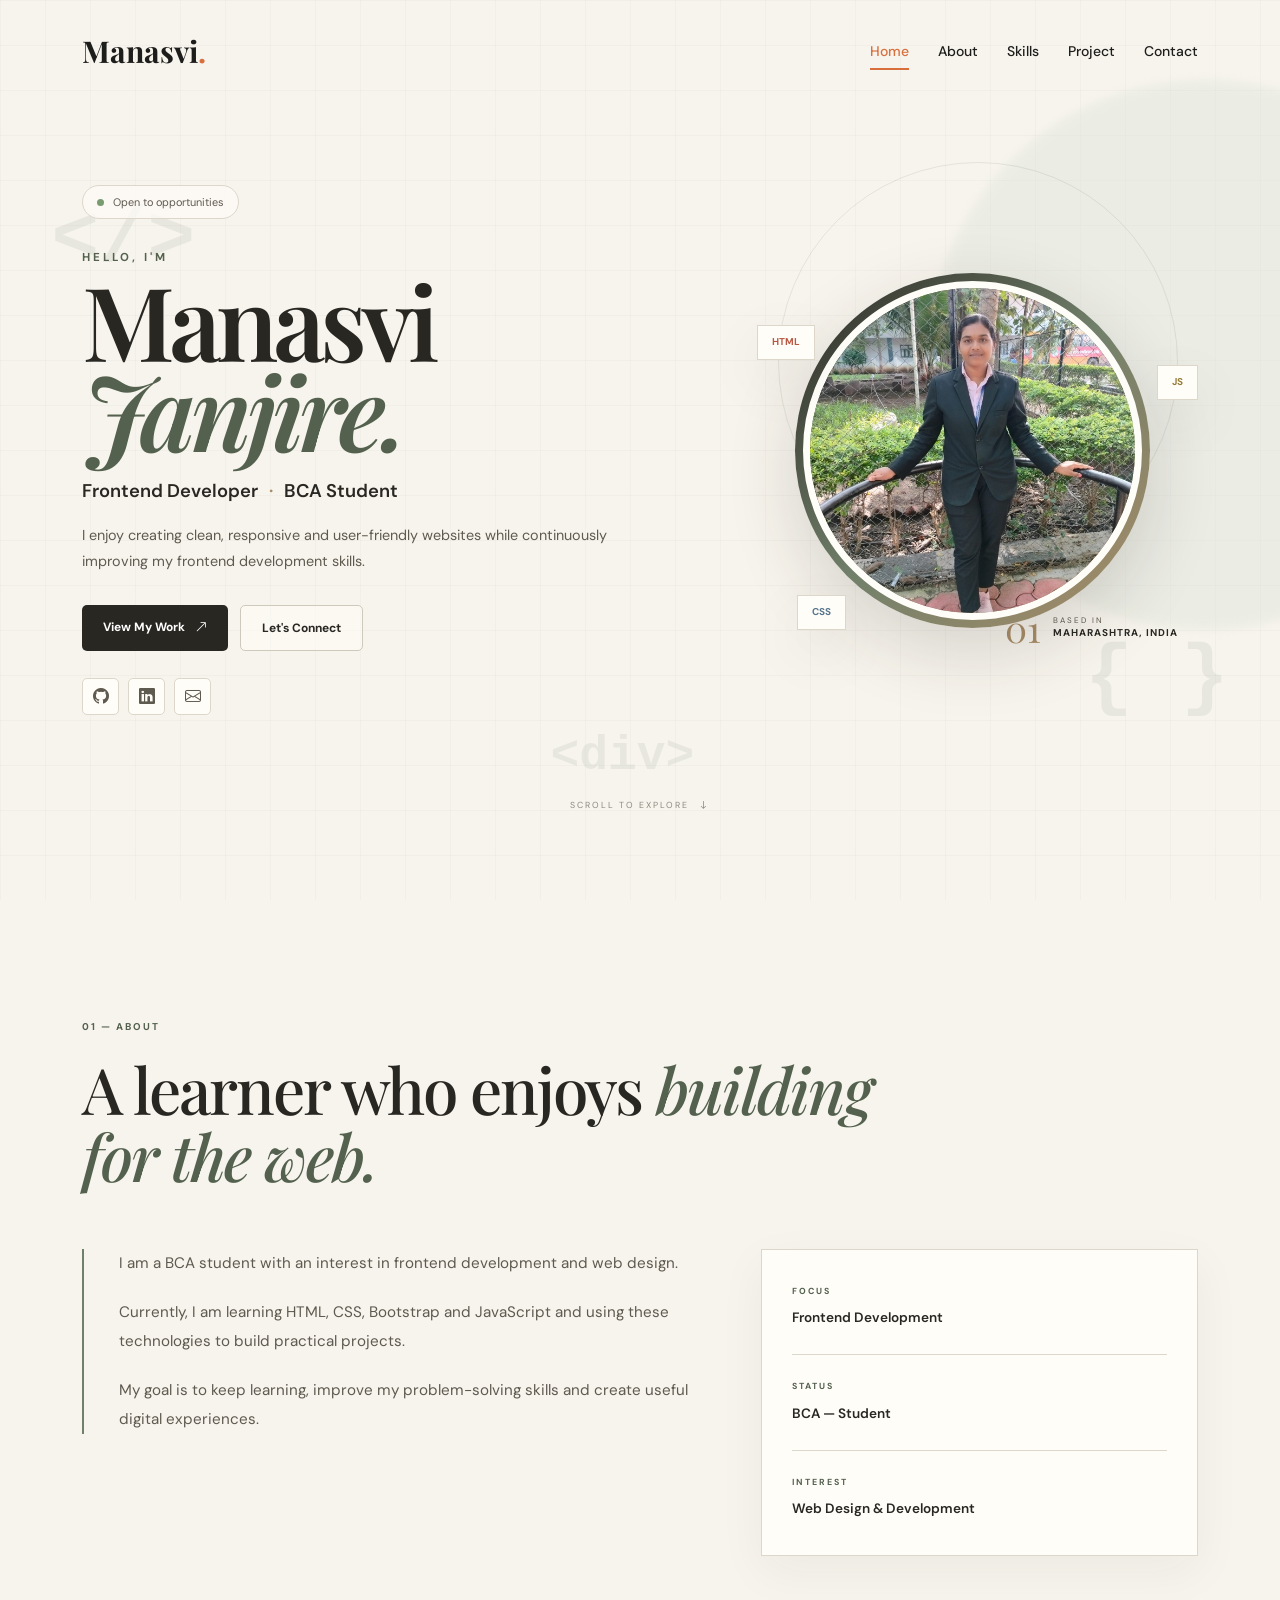
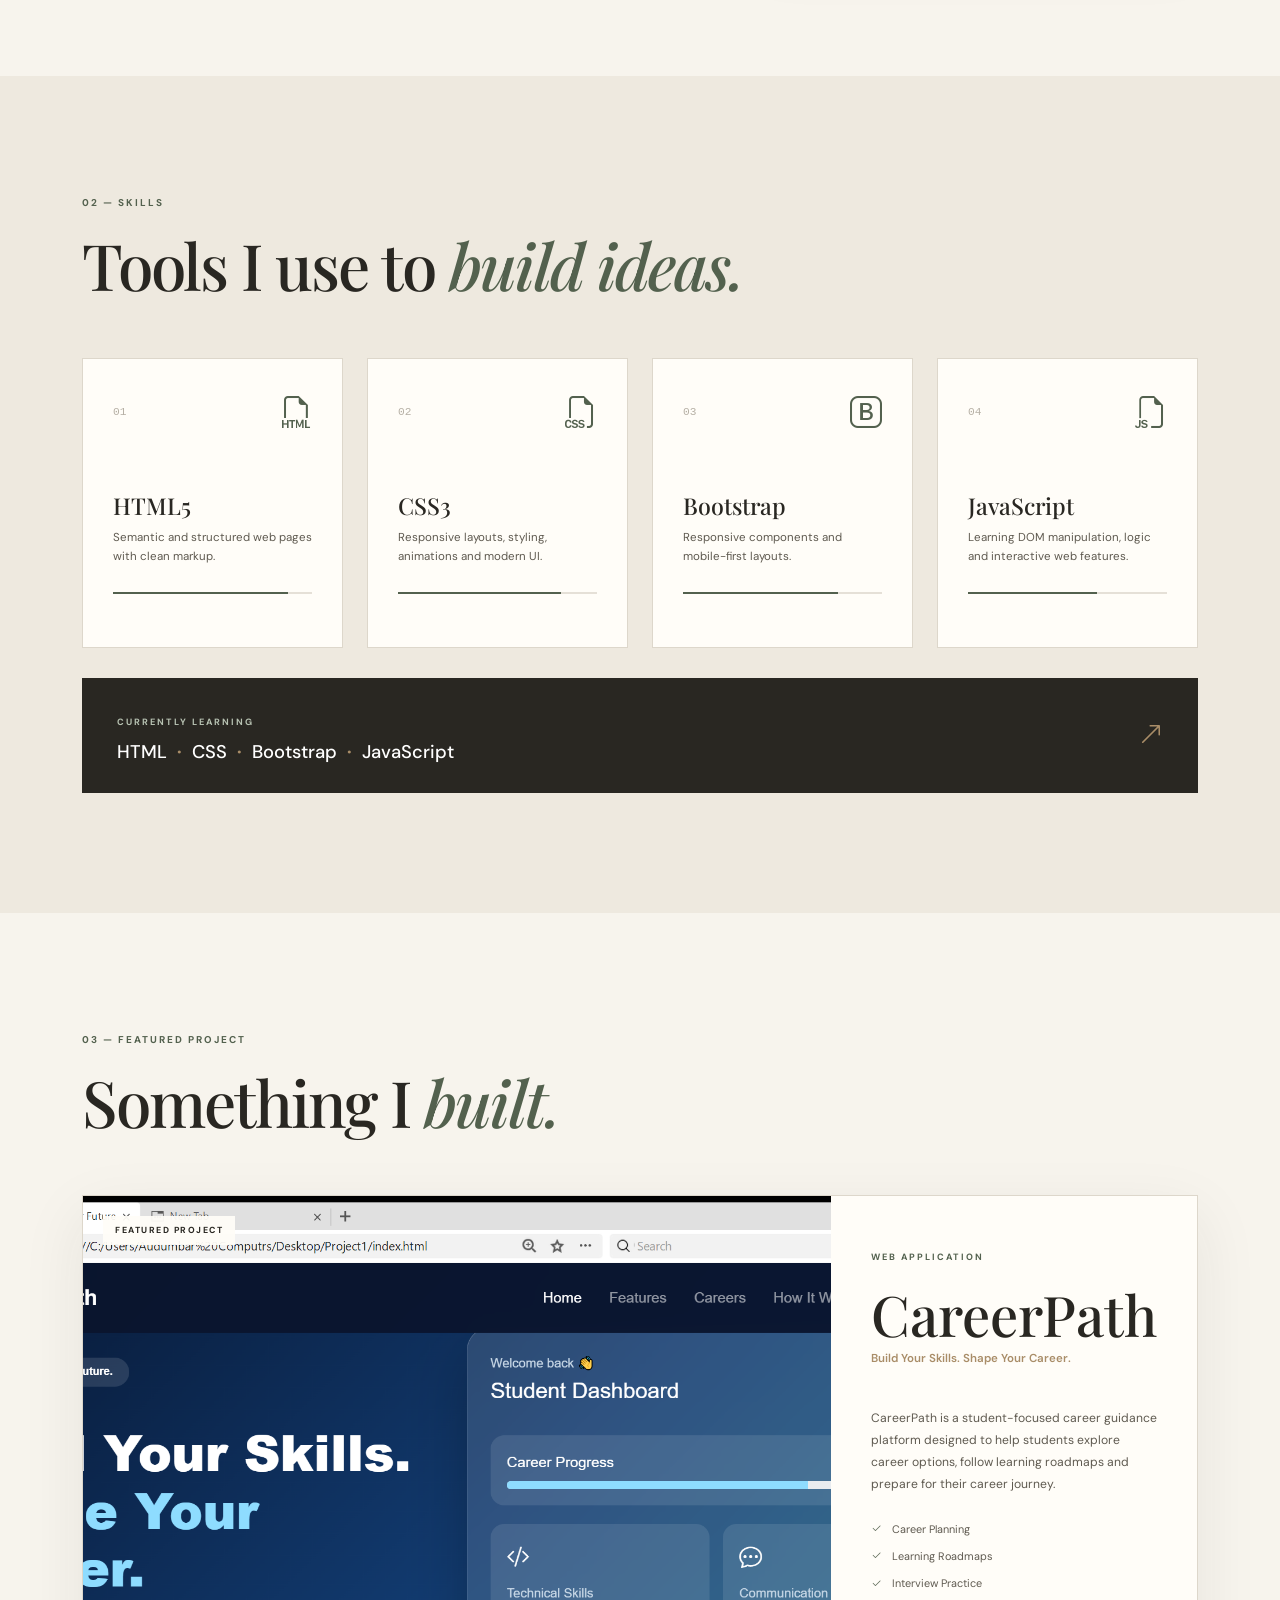
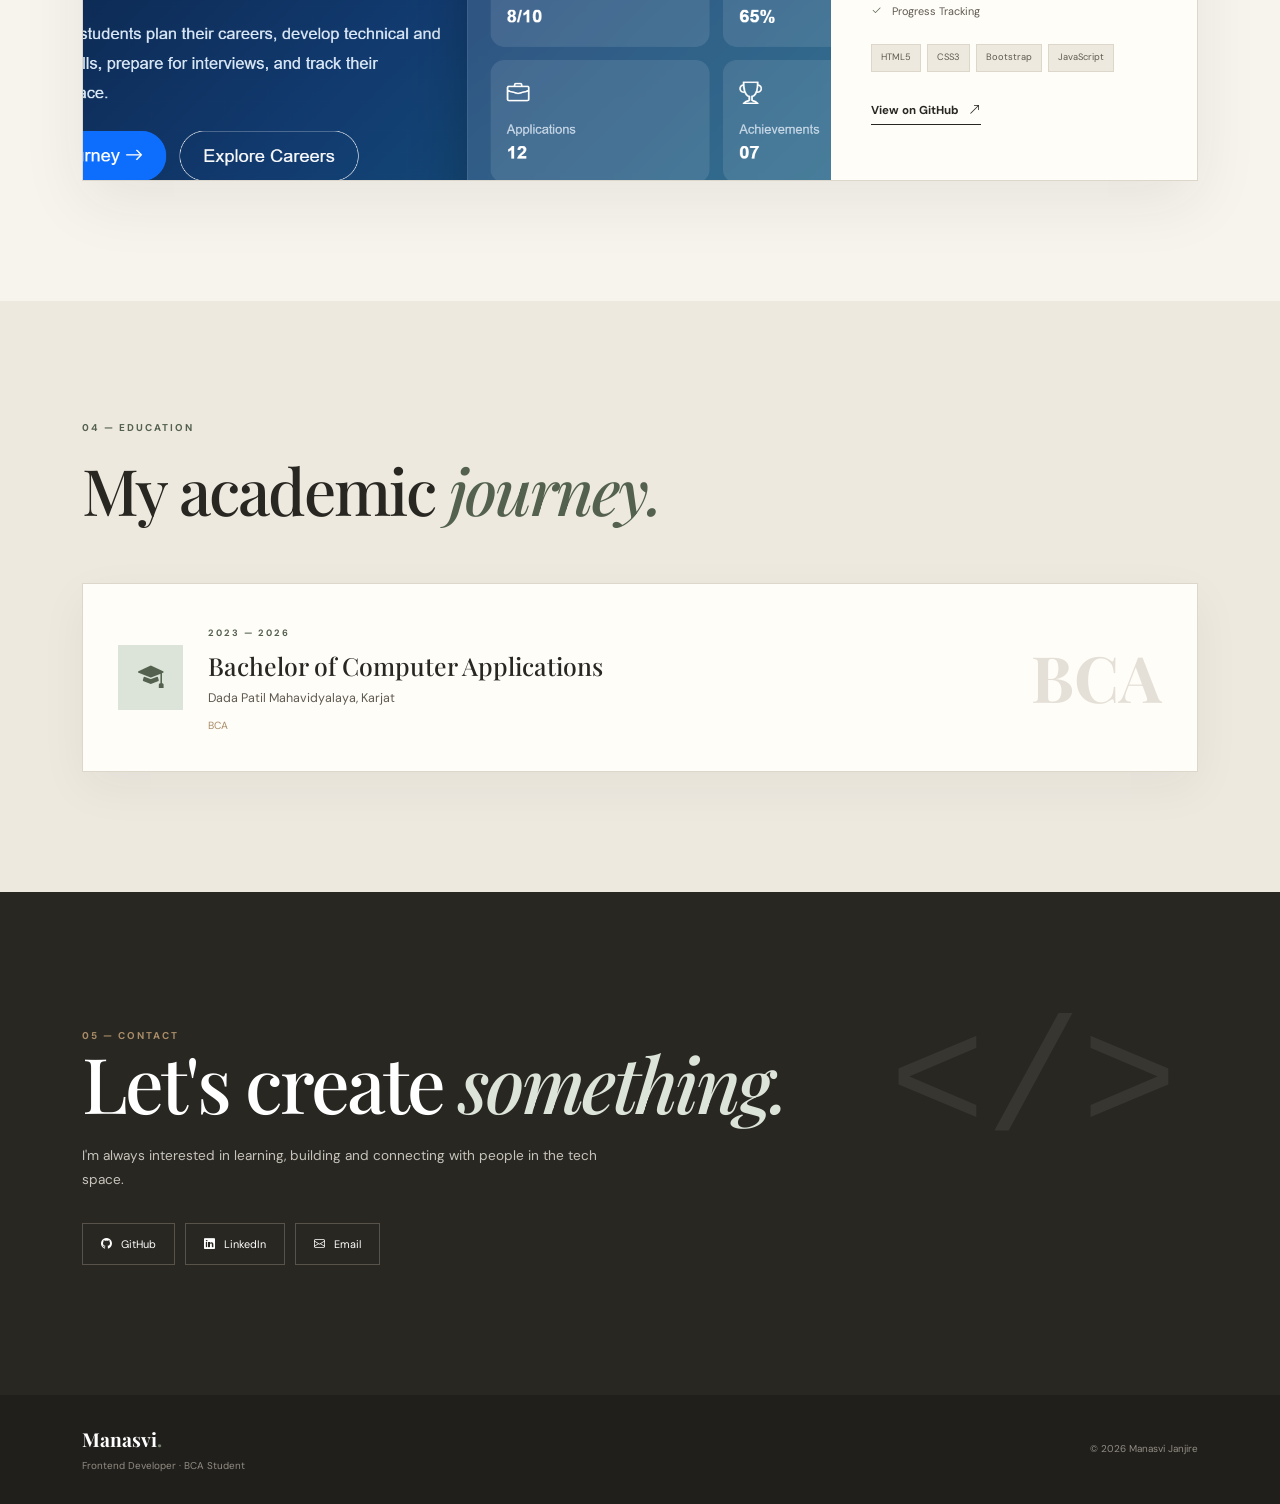
<file: index.html>
<!DOCTYPE html>
<html lang="en">

<head>
    <meta charset="UTF-8">
    <meta name="viewport" content="width=device-width, initial-scale=1.0">

    <title>Manasvi Janjire | Frontend Developer</title>

    <!-- Google Fonts -->
    <link rel="preconnect" href="https://fonts.googleapis.com">
    <link rel="preconnect" href="https://fonts.gstatic.com" crossorigin>

    <link href="https://fonts.googleapis.com/css2?family=DM+Sans:wght@400;500;600;700&family=Playfair+Display:wght@500;600;700&display=swap"
          rel="stylesheet">

    <!-- Bootstrap -->
    <link href="https://cdn.jsdelivr.net/npm/bootstrap@5.3.3/dist/css/bootstrap.min.css"
          rel="stylesheet">

    <!-- Bootstrap Icons -->
    <link rel="stylesheet"
          href="https://cdn.jsdelivr.net/npm/bootstrap-icons@1.11.3/font/bootstrap-icons.min.css">

    <!-- Custom CSS -->
    <link rel="stylesheet" href="css/index.css">
</head>

<body>

<!-- =====================================================
                        NAVBAR
===================================================== -->

<nav class="navbar navbar-expand-lg fixed-top" id="navbar">

    <div class="container">

        <a class="navbar-brand" href="#home">
            Manasvi<span>.</span>
        </a>

        <button class="navbar-toggler"
                type="button"
                data-bs-toggle="collapse"
                data-bs-target="#mainNav">

            <i class="bi bi-list"></i>

        </button>

        <div class="collapse navbar-collapse" id="mainNav">

            <ul class="navbar-nav ms-auto align-items-lg-center">

                <li class="nav-item">
                    <a class="nav-link active" href="#home">Home</a>
                </li>

                <li class="nav-item">
                    <a class="nav-link" href="about.html">About</a>
                </li>

                <li class="nav-item">
                    <a class="nav-link" href="skills.html">Skills</a>
                </li>

                <li class="nav-item">
                    <a class="nav-link" href="project.html">Project</a>
                </li>

                <li class="nav-item">
                    <a class="nav-link" href="contact.html">Contact</a>
                </li>
            </ul>

        </div>

    </div>

</nav>


<!-- =====================================================
                        HERO
===================================================== -->

<section class="hero" id="home">

    <!-- Background decoration -->

    <div class="code-decoration code-one">
        &lt;/&gt;
    </div>

    <div class="code-decoration code-two">
        { }
    </div>

    <div class="code-decoration code-three">
        &lt;div&gt;
    </div>

    <div class="hero-circle"></div>

    <div class="container">

        <div class="row align-items-center">

            <!-- LEFT -->

            <div class="col-lg-7">

                <div class="hero-content reveal">

                    <div class="available">
                        <span></span>
                        Open to opportunities
                    </div>

                    <p class="intro-label">
                        HELLO, I'M
                    </p>

                    <h1>
                        Manasvi
                        <br>
                        <em>Janjire.</em>
                    </h1>

                    <h2>
                        Frontend Developer
                        <span>·</span>
                        BCA Student
                    </h2>

                    <p class="hero-description">
                        I enjoy creating clean, responsive and
                        user-friendly websites while continuously
                        improving my frontend development skills.
                    </p>

                    <div class="hero-buttons">

                        <a href="#project" class="btn-primary-custom">
                            View My Work
                            <i class="bi bi-arrow-up-right"></i>
                        </a>

                        <a href="#contact" class="btn-outline-custom">
                            Let's Connect
                        </a>

                    </div>

                    <div class="social-links">

                        <!-- Replace # with your links -->

                        <a href="#" aria-label="GitHub">
                            <i class="bi bi-github"></i>
                        </a>

                        <a href="#" aria-label="LinkedIn">
                            <i class="bi bi-linkedin"></i>
                        </a>

                        <a href="#" aria-label="Email">
                            <i class="bi bi-envelope"></i>
                        </a>

                    </div>

                </div>

            </div>


            <!-- RIGHT -->

            <div class="col-lg-5">

                <div class="profile-area reveal">

                    <div class="profile-ring">

                        <!-- Add your photo here -->
                        <img src="myimg.jpeg"
                             alt="Manasvi Janjire"
                             class="profile-photo">

                    </div>

                    <div class="profile-caption">

                        <span>01</span>

                        <div>
                            <small>BASED IN</small>
                            <strong>MAHARASHTRA, INDIA</strong>
                        </div>

                    </div>

                    <div class="floating-tech html-tech">
                        HTML
                    </div>

                    <div class="floating-tech js-tech">
                        JS
                    </div>

                    <div class="floating-tech css-tech">
                        CSS
                    </div>

                </div>

            </div>

        </div>

    </div>

    <div class="scroll-text">
        SCROLL TO EXPLORE
        <i class="bi bi-arrow-down"></i>
    </div>

</section>


<!-- =====================================================
                        ABOUT
===================================================== -->

<section class="about-section" id="about">

    <div class="container">

        <div class="section-heading reveal">

            <div class="section-number">
                01 — ABOUT
            </div>

            <h2>
                A learner who enjoys
                <span>building for the web.</span>
            </h2>

        </div>

        <div class="row g-5 align-items-start">

            <div class="col-lg-7 reveal">

                <div class="about-main">

                    <p>
                        I am a BCA student with an interest in
                        frontend development and web design.
                    </p>

                    <p>
                        Currently, I am learning HTML, CSS,
                        Bootstrap and JavaScript and using these
                        technologies to build practical projects.
                    </p>

                    <p>
                        My goal is to keep learning, improve my
                        problem-solving skills and create useful
                        digital experiences.
                    </p>

                </div>

            </div>

            <div class="col-lg-5 reveal">

                <div class="about-side">

                    <div class="mini-info">

                        <span>FOCUS</span>

                        <strong>
                            Frontend Development
                        </strong>

                    </div>

                    <div class="mini-info">

                        <span>STATUS</span>

                        <strong>
                            BCA — Student
                        </strong>

                    </div>

                    <div class="mini-info">

                        <span>INTEREST</span>

                        <strong>
                            Web Design & Development
                        </strong>

                    </div>

                </div>

            </div>

        </div>

    </div>

</section>


<!-- =====================================================
                        SKILLS
===================================================== -->

<section class="skills-section" id="skills">

    <div class="container">

        <div class="section-heading reveal">

            <div class="section-number">
                02 — SKILLS
            </div>

            <h2>
                Tools I use to
                <span>build ideas.</span>
            </h2>

        </div>


        <div class="row g-4">

            <!-- HTML -->

            <div class="col-md-6 col-lg-3 reveal">

                <div class="skill-card">

                    <div class="skill-top">

                        <span class="skill-number">
                            01
                        </span>

                        <i class="bi bi-filetype-html"></i>

                    </div>

                    <h3>HTML5</h3>

                    <p>
                        Semantic and structured web pages
                        with clean markup.
                    </p>

                    <div class="skill-line">
                        <span style="width: 88%;"></span>
                    </div>

                </div>

            </div>


            <!-- CSS -->

            <div class="col-md-6 col-lg-3 reveal">

                <div class="skill-card">

                    <div class="skill-top">

                        <span class="skill-number">
                            02
                        </span>

                        <i class="bi bi-filetype-css"></i>

                    </div>

                    <h3>CSS3</h3>

                    <p>
                        Responsive layouts, styling,
                        animations and modern UI.
                    </p>

                    <div class="skill-line">
                        <span style="width: 82%;"></span>
                    </div>

                </div>

            </div>


            <!-- BOOTSTRAP -->

            <div class="col-md-6 col-lg-3 reveal">

                <div class="skill-card">

                    <div class="skill-top">

                        <span class="skill-number">
                            03
                        </span>

                        <i class="bi bi-bootstrap"></i>

                    </div>

                    <h3>Bootstrap</h3>

                    <p>
                        Responsive components and
                        mobile-first layouts.
                    </p>

                    <div class="skill-line">
                        <span style="width: 78%;"></span>
                    </div>

                </div>

            </div>


            <!-- JAVASCRIPT -->

            <div class="col-md-6 col-lg-3 reveal">

                <div class="skill-card">

                    <div class="skill-top">

                        <span class="skill-number">
                            04
                        </span>

                        <i class="bi bi-filetype-js"></i>

                    </div>

                    <h3>JavaScript</h3>

                    <p>
                        Learning DOM manipulation,
                        logic and interactive web features.
                    </p>

                    <div class="skill-line">
                        <span style="width: 65%;"></span>
                    </div>

                </div>

            </div>

        </div>


        <!-- CURRENT LEARNING -->

        <div class="learning-box reveal">

            <div>
                <span>CURRENTLY LEARNING</span>

                <h3>
                    HTML
                    <b>·</b>
                    CSS
                    <b>·</b>
                    Bootstrap
                    <b>·</b>
                    JavaScript
                </h3>
            </div>

            <i class="bi bi-arrow-up-right"></i>

        </div>

    </div>

</section>


<!-- =====================================================
                    FEATURED PROJECT
===================================================== -->

<section class="project-section" id="project">

    <div class="container">

        <div class="section-heading project-heading reveal">

            <div class="section-number">
                03 — FEATURED PROJECT
            </div>

            <h2>
                Something I
                <span>built.</span>
            </h2>

        </div>


        <div class="project-card reveal">

            <!-- PROJECT IMAGE -->

            <div class="project-preview">

                <!-- Add your CareerPath screenshot -->

                <img src="CareerPath _ Build Your Future - 360 Extreme Browser 22.3 02-10-2026 10_14_04.png"
                     alt="CareerPath Project">

                <div class="project-label">
                    FEATURED PROJECT
                </div>

            </div>


            <!-- PROJECT INFO -->

            <div class="project-info">

                <span class="project-category">
                    WEB APPLICATION
                </span>

                <h3>
                    CareerPath
                </h3>

                <p class="project-subtitle">
                    Build Your Skills. Shape Your Career.
                </p>

                <p class="project-description">
                    CareerPath is a student-focused career
                    guidance platform designed to help students
                    explore career options, follow learning
                    roadmaps and prepare for their career journey.
                </p>


                <div class="project-features">

                    <div>
                        <i class="bi bi-check2"></i>
                        Career Planning
                    </div>

                    <div>
                        <i class="bi bi-check2"></i>
                        Learning Roadmaps
                    </div>

                    <div>
                        <i class="bi bi-check2"></i>
                        Interview Practice
                    </div>

                    <div>
                        <i class="bi bi-check2"></i>
                        Progress Tracking
                    </div>

                </div>


                <div class="tech-stack">

                    <span>HTML5</span>
                    <span>CSS3</span>
                    <span>Bootstrap</span>
                    <span>JavaScript</span>

                </div>


                <!-- Replace # with GitHub repository URL -->

                <a href="#"
                   target="_blank"
                   class="github-button">

                    View on GitHub

                    <i class="bi bi-arrow-up-right"></i>

                </a>

            </div>

        </div>

    </div>

</section>


<!-- =====================================================
                    EDUCATION
===================================================== -->

<section class="education-section" id="education">

    <div class="container">

        <div class="section-heading reveal">

            <div class="section-number">
                04 — EDUCATION
            </div>

            <h2>
                My academic
                <span>journey.</span>
            </h2>

        </div>


        <div class="education-card reveal">

            <div class="education-icon">

                <i class="bi bi-mortarboard-fill"></i>

            </div>

            <div class="education-content">

                <span>2023 — 2026</span>

                <h3>Bachelor of Computer Applications</h3>

                <p>
                    Dada Patil Mahavidyalaya, Karjat
                </p>

                <small>
                    BCA
                </small>

            </div>

            <div class="education-mark">
                BCA
            </div>

        </div>

    </div>

</section>


<!-- =====================================================
                    CONTACT
===================================================== -->

<section class="contact-section" id="contact">

    <div class="contact-decoration">
        <span>&lt;/&gt;</span>
    </div>

    <div class="container">

        <div class="contact-content reveal">

            <span class="section-number">
                05 — CONTACT
            </span>

            <h2>
                Let's create
                <em>something.</em>
            </h2>

            <p>
                I'm always interested in learning, building
                and connecting with people in the tech space.
            </p>


            <div class="contact-buttons">

                <!-- Replace # with your actual links -->

                <a href="https://manasvijanjire.github.io/CareerPath/" class="contact-btn">
                    <i class="bi bi-github"></i>
                    GitHub
                </a>

                <a href="https://www.linkedin.com/in/manasvi-janjire-925442356?utm_source=share_via&utm_content=profile&utm_medium=member_android" class="contact-btn">
                    <i class="bi bi-linkedin"></i>
                    LinkedIn
                </a>

                <a href="mailto:janjiremanasvi@gmail.com"
                   class="contact-btn">
                    <i class="bi bi-envelope"></i>
                    Email
                </a>

            </div>

        </div>

    </div>

</section>


<!-- =====================================================
                        FOOTER
===================================================== -->

<footer>

    <div class="container">

        <div class="footer-content">

            <div>

                <a href="#home" class="footer-logo">
                    Manasvi<span>.</span>
                </a>

                <p>
                    Frontend Developer · BCA Student
                </p>

            </div>

            <p class="copyright">
                © 2026 Manasvi Janjire
            </p>

        </div>

    </div>

</footer>


<!-- Bootstrap JS -->

<script src="https://cdn.jsdelivr.net/npm/bootstrap@5.3.3/dist/js/bootstrap.bundle.min.js"></script>


<!-- Custom JS -->

<script>

    /* Navbar background on scroll */

    const navbar = document.getElementById("navbar");

    window.addEventListener("scroll", function () {

        if (window.scrollY > 40) {

            navbar.classList.add("scrolled");

        } else {

            navbar.classList.remove("scrolled");

        }

    });


    /* Reveal animation */

    const observer = new IntersectionObserver(
        (entries) => {

            entries.forEach((entry) => {

                if (entry.isIntersecting) {

                    entry.target.classList.add("show");

                }

            });

        },
        {
            threshold: 0.12
        }
    );


    document.querySelectorAll(".reveal").forEach((element) => {

        observer.observe(element);

    });


    /* Active navbar link */

    const sections = document.querySelectorAll("section[id]");
    const navLinks = document.querySelectorAll(".nav-link");

    window.addEventListener("scroll", () => {

        let current = "";

        sections.forEach((section) => {

            const sectionTop = section.offsetTop - 150;

            if (window.scrollY >= sectionTop) {

                current = section.getAttribute("id");

            }

        });

        navLinks.forEach((link) => {

            link.classList.remove("active");

            if (link.getAttribute("href") === "#" + current) {

                link.classList.add("active");

            }

        });

    });

</script>

</body>
</html>
</file>
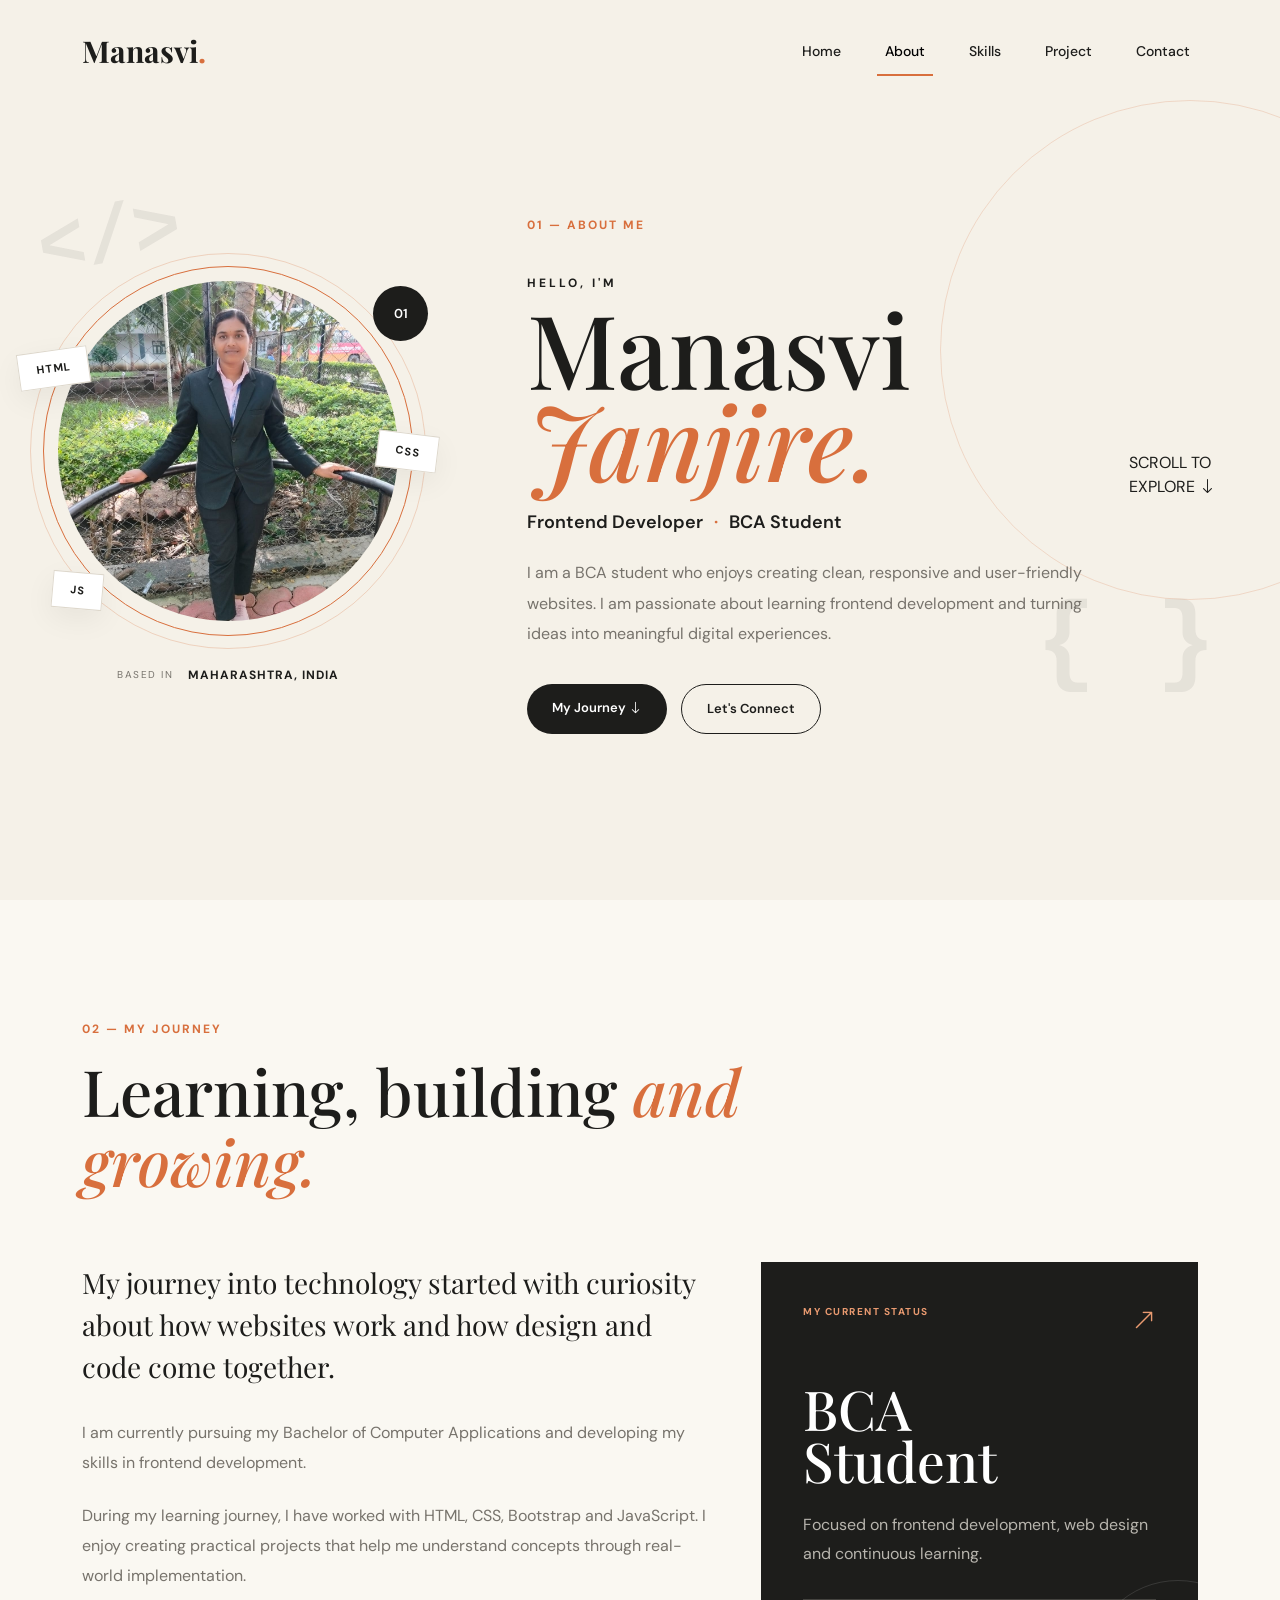
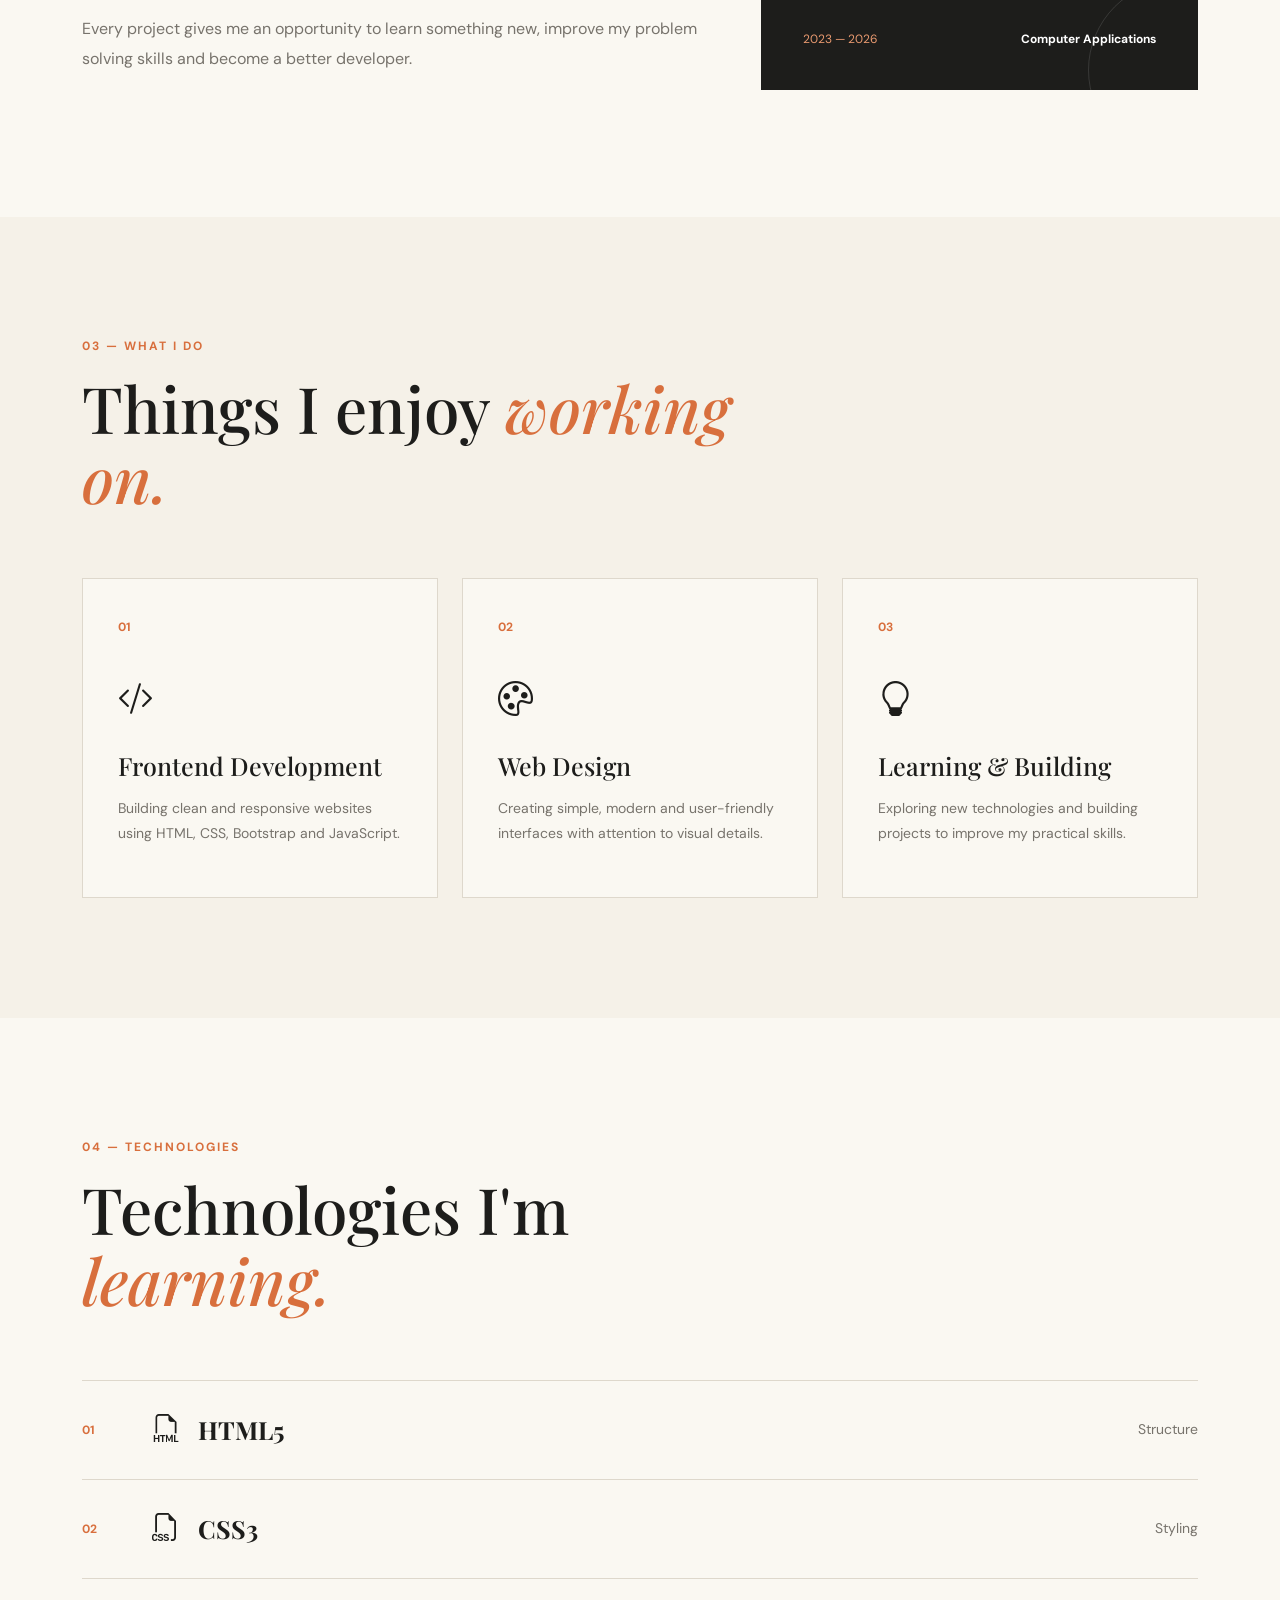
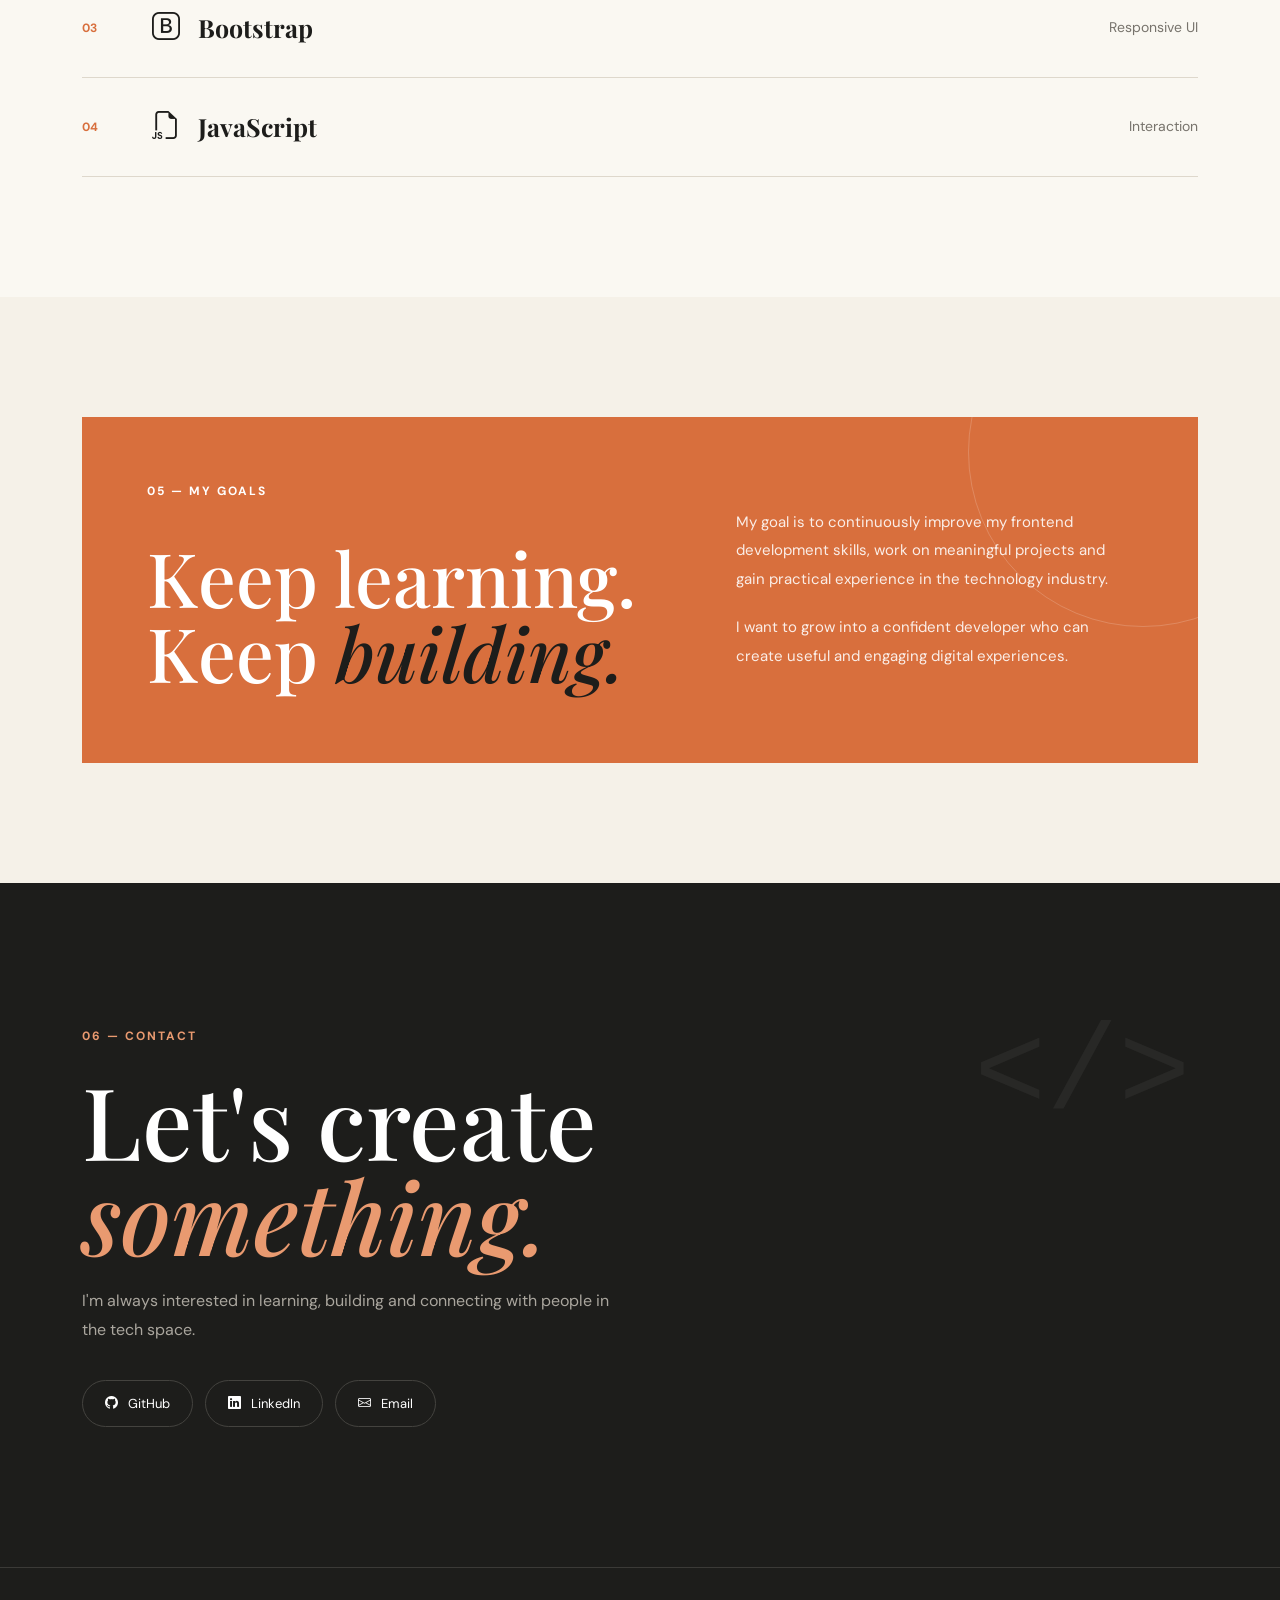
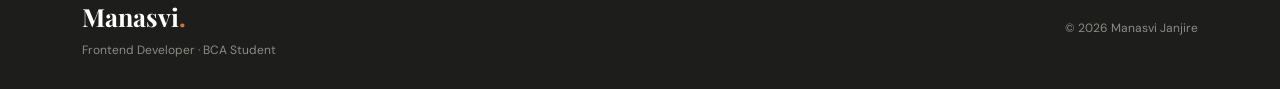
<file: about.html>
<!DOCTYPE html>
<html lang="en">

<head>
    <meta charset="UTF-8">
    <meta name="viewport" content="width=device-width, initial-scale=1.0">

    <title>About | Manasvi Janjire</title>

    <!-- Google Fonts -->
    <link rel="preconnect" href="https://fonts.googleapis.com">
    <link rel="preconnect" href="https://fonts.gstatic.com" crossorigin>

    <link href="https://fonts.googleapis.com/css2?family=DM+Sans:wght@400;500;600;700&family=Playfair+Display:wght@500;600;700&display=swap"
          rel="stylesheet">

    <!-- Bootstrap -->
    <link href="https://cdn.jsdelivr.net/npm/bootstrap@5.3.3/dist/css/bootstrap.min.css"
          rel="stylesheet">

    <!-- Bootstrap Icons -->
    <link rel="stylesheet"
          href="https://cdn.jsdelivr.net/npm/bootstrap-icons@1.11.3/font/bootstrap-icons.min.css">

    <!-- About CSS -->
    <link rel="stylesheet" href="css/about.css">
</head>

<body>

<!-- =====================================================
                        NAVBAR
===================================================== -->

<nav class="navbar navbar-expand-lg fixed-top" id="navbar">

    <div class="container">

        <a class="navbar-brand" href="index.html">
           Manasvi<span>.</span>
        </a>

        <button class="navbar-toggler"
                type="button"
                data-bs-toggle="collapse"
                data-bs-target="#mainNav">

            <i class="bi bi-list"></i>

        </button>

        <div class="collapse navbar-collapse" id="mainNav">

            <ul class="navbar-nav ms-auto align-items-lg-center">

                <li class="nav-item">
                    <a class="nav-link" href="index.html">
                        Home
                    </a>
                </li>

                <li class="nav-item">
                    <a class="nav-link active" href="about.html">
                        About
                    </a>
                </li>

                <li class="nav-item">
                    <a class="nav-link" href="skills.html">
                        Skills
                    </a>
                </li>

                <li class="nav-item">
                    <a class="nav-link" href="project.html">
                        Project
                    </a>
                </li>

                <li class="nav-item">
                    <a class="nav-link" href="contact.html">
                        Contact
                    </a>
                </li>

            </ul>

        </div>

    </div>

</nav>


<!-- =====================================================
                        ABOUT HERO
===================================================== -->

<section class="about-hero">

    <!-- Decorative Elements -->

    <div class="code-decoration code-one">
        &lt;/&gt;
    </div>

    <div class="code-decoration code-two">
        { }
    </div>

    <div class="hero-circle"></div>

    <div class="container">

        <div class="row align-items-center g-5">

            <!-- PHOTO -->

            <div class="col-lg-5">

                <div class="about-photo-area reveal">

                    <div class="photo-ring">

                        <img src="myimg.jpeg"
                             alt="Manasvi Janjire"
                             class="about-photo">

                    </div>

                    <div class="photo-number">
                        01
                    </div>

                    <div class="photo-label">
                        <span>BASED IN</span>
                        <strong>MAHARASHTRA, INDIA</strong>
                    </div>

                    <div class="floating-tag tag-html">
                        HTML
                    </div>

                    <div class="floating-tag tag-css">
                        CSS
                    </div>

                    <div class="floating-tag tag-js">
                        JS
                    </div>

                </div>

            </div>


            <!-- CONTENT -->

            <div class="col-lg-7">

                <div class="about-hero-content reveal">

                    <div class="section-number">
                        01 — ABOUT ME
                    </div>

                    <p class="small-heading">
                        HELLO, I'M
                    </p>

                    <h1>
                        Manasvi
                        <br>
                        <em>Janjire.</em>
                    </h1>

                    <h2>
                        Frontend Developer
                        <span>·</span>
                        BCA Student
                    </h2>

                    <p class="hero-text">
                        I am a BCA student who enjoys creating
                        clean, responsive and user-friendly
                        websites. I am passionate about learning
                        frontend development and turning ideas
                        into meaningful digital experiences.
                    </p>

                    <div class="about-buttons">

                        <a href="#journey" class="btn-primary-custom">
                            My Journey
                            <i class="bi bi-arrow-down"></i>
                        </a>

                        <a href="#contact" class="btn-outline-custom">
                            Let's Connect
                        </a>

                    </div>

                </div>

            </div>

        </div>

    </div>

    <div class="scroll-text">
        SCROLL TO EXPLORE
        <i class="bi bi-arrow-down"></i>
    </div>

</section>


<!-- =====================================================
                        MY JOURNEY
===================================================== -->

<section class="journey-section" id="journey">

    <div class="container">

        <div class="section-heading reveal">

            <div class="section-number">
                02 — MY JOURNEY
            </div>

            <h2>
                Learning, building
                <span>and growing.</span>
            </h2>

        </div>

        <div class="row g-5">

            <div class="col-lg-7 reveal">

                <div class="journey-content">

                    <p class="large-text">
                        My journey into technology started with
                        curiosity about how websites work and
                        how design and code come together.
                    </p>

                    <p>
                        I am currently pursuing my Bachelor of
                        Computer Applications and developing my
                        skills in frontend development.
                    </p>

                    <p>
                        During my learning journey, I have worked
                        with HTML, CSS, Bootstrap and JavaScript.
                        I enjoy creating practical projects that
                        help me understand concepts through
                        real-world implementation.
                    </p>

                    <p>
                        Every project gives me an opportunity to
                        learn something new, improve my problem
                        solving skills and become a better
                        developer.
                    </p>

                </div>

            </div>


            <div class="col-lg-5 reveal">

                <div class="journey-card">

                    <div class="journey-card-top">

                        <span>MY CURRENT STATUS</span>

                        <i class="bi bi-arrow-up-right"></i>

                    </div>

                    <h3>
                        BCA
                        <br>
                        Student
                    </h3>

                    <p>
                        Focused on frontend development,
                        web design and continuous learning.
                    </p>

                    <div class="status-line"></div>

                    <div class="status-info">

                        <span>2023 — 2026</span>

                        <strong>
                            Computer Applications
                        </strong>

                    </div>

                </div>

            </div>

        </div>

    </div>

</section>


<!-- =====================================================
                        WHAT I DO
===================================================== -->

<section class="what-section">

    <div class="container">

        <div class="section-heading reveal">

            <div class="section-number">
                03 — WHAT I DO
            </div>

            <h2>
                Things I enjoy
                <span>working on.</span>
            </h2>

        </div>


        <div class="row g-4">

            <div class="col-md-4 reveal">

                <div class="service-card">

                    <span class="service-number">
                        01
                    </span>

                    <i class="bi bi-code-slash"></i>

                    <h3>
                        Frontend Development
                    </h3>

                    <p>
                        Building clean and responsive websites
                        using HTML, CSS, Bootstrap and JavaScript.
                    </p>

                </div>

            </div>


            <div class="col-md-4 reveal">

                <div class="service-card">

                    <span class="service-number">
                        02
                    </span>

                    <i class="bi bi-palette"></i>

                    <h3>
                        Web Design
                    </h3>

                    <p>
                        Creating simple, modern and user-friendly
                        interfaces with attention to visual details.
                    </p>

                </div>

            </div>


            <div class="col-md-4 reveal">

                <div class="service-card">

                    <span class="service-number">
                        03
                    </span>

                    <i class="bi bi-lightbulb"></i>

                    <h3>
                        Learning & Building
                    </h3>

                    <p>
                        Exploring new technologies and building
                        projects to improve my practical skills.
                    </p>

                </div>

            </div>

        </div>

    </div>

</section>


<!-- =====================================================
                        TECHNOLOGIES
===================================================== -->

<section class="technology-section">

    <div class="container">

        <div class="section-heading reveal">

            <div class="section-number">
                04 — TECHNOLOGIES
            </div>

            <h2>
                Technologies I'm
                <span>learning.</span>
            </h2>

        </div>


        <div class="technology-list reveal">

            <div class="technology-item">

                <span>01</span>

                <div>
                    <i class="bi bi-filetype-html"></i>
                    <strong>HTML5</strong>
                </div>

                <small>
                    Structure
                </small>

            </div>


            <div class="technology-item">

                <span>02</span>

                <div>
                    <i class="bi bi-filetype-css"></i>
                    <strong>CSS3</strong>
                </div>

                <small>
                    Styling
                </small>

            </div>


            <div class="technology-item">

                <span>03</span>

                <div>
                    <i class="bi bi-bootstrap"></i>
                    <strong>Bootstrap</strong>
                </div>

                <small>
                    Responsive UI
                </small>

            </div>


            <div class="technology-item">

                <span>04</span>

                <div>
                    <i class="bi bi-filetype-js"></i>
                    <strong>JavaScript</strong>
                </div>

                <small>
                    Interaction
                </small>

            </div>

        </div>

    </div>

</section>


<!-- =====================================================
                        GOALS
===================================================== -->

<section class="goals-section">

    <div class="container">

        <div class="goals-box reveal">

            <div class="section-number">
                05 — MY GOALS
            </div>

            <div class="row align-items-center">

                <div class="col-lg-7">

                    <h2>
                        Keep learning.
                        <br>
                        Keep <em>building.</em>
                    </h2>

                </div>

                <div class="col-lg-5">

                    <p>
                        My goal is to continuously improve my
                        frontend development skills, work on
                        meaningful projects and gain practical
                        experience in the technology industry.
                    </p>

                    <p>
                        I want to grow into a confident developer
                        who can create useful and engaging digital
                        experiences.
                    </p>

                </div>

            </div>

        </div>

    </div>

</section>


<!-- =====================================================
                        CONTACT
===================================================== -->

<section class="contact-section" id="contact">

    <div class="contact-decoration">
        &lt;/&gt;
    </div>

    <div class="container">

        <div class="contact-content reveal">

            <span class="section-number">
                06 — CONTACT
            </span>

            <h2>
                Let's create
                <em>something.</em>
            </h2>

            <p>
                I'm always interested in learning, building
                and connecting with people in the tech space.
            </p>

            <div class="contact-buttons">

                <a href="https://github.com/manasvijanjire" class="contact-btn">
                    <i class="bi bi-github"></i>
                    GitHub
                </a>

                <a href="https://www.linkedin.com/in/manasvi-janjire-925442356?utm_source=share_via&utm_content=profile&utm_medium=member_android" class="contact-btn">
                    <i class="bi bi-linkedin"></i>
                    LinkedIn
                </a>

                <a href="mailto:janjiremanasvi@gmail.com"
                   class="contact-btn">
                    <i class="bi bi-envelope"></i>
                    Email
                </a>

            </div>

        </div>

    </div>

</section>


<!-- =====================================================
                        FOOTER
===================================================== -->

<footer>

    <div class="container">

        <div class="footer-content">

            <div>

                <a href="index.html" class="footer-logo">
                    Manasvi<span>.</span>
                </a>

                <p>
                    Frontend Developer · BCA Student
                </p>

            </div>

            <p class="copyright">
                © 2026 Manasvi Janjire
            </p>

        </div>

    </div>

</footer>


<!-- Bootstrap JS -->

<script src="https://cdn.jsdelivr.net/npm/bootstrap@5.3.3/dist/js/bootstrap.bundle.min.js"></script>


<!-- Custom JS -->

<script>

    /* Navbar background */

    const navbar = document.getElementById("navbar");

    window.addEventListener("scroll", function () {

        if (window.scrollY > 40) {
            navbar.classList.add("scrolled");
        } else {
            navbar.classList.remove("scrolled");
        }

    });


    /* Reveal animation */

    const observer = new IntersectionObserver(
        (entries) => {

            entries.forEach((entry) => {

                if (entry.isIntersecting) {
                    entry.target.classList.add("show");
                }

            });

        },
        {
            threshold: 0.12
        }
    );


    document.querySelectorAll(".reveal").forEach((element) => {
        observer.observe(element);
    });

</script>

</body>
</html>
</file>
<file: css/index.css>
/* =====================================================
   MANASVI JANJIRE PORTFOLIO
   IVORY + WARM BEIGE + SAGE + COFFEE
===================================================== */

:root {
    --ivory: #f7f4ed;
    --cream: #eee9df;
    --white: #fffdf8;

    --navbar: #e8e2d7;

    --coffee: #292722;
    --coffee-light: #5f5a50;

    --sage: #71806a;
    --sage-dark: #53614e;
    --sage-light: #dce3d8;

    --brown: #a98d68;

    --border: #ddd7cb;

    --shadow: 0 20px 60px rgba(41, 39, 34, 0.08);
}


/* =====================================================
   GLOBAL
===================================================== */

* {
    margin: 0;
    padding: 0;
    box-sizing: border-box;
}

html {
    scroll-behavior: smooth;
    scroll-padding-top: 90px;
}

body {
    background: var(--ivory);
    color: var(--coffee);
    font-family: "DM Sans", sans-serif;
    overflow-x: hidden;
}

h1,
h2,
h3 {
    font-family: "Playfair Display", serif;
}

a {
    text-decoration: none;
}

img {
    max-width: 100%;
    display: block;
}


/* =====================================================
                    NAVBAR
===================================================== */

.navbar {
    padding: 24px 0;
    transition: all 0.3s ease;
    z-index: 1000;
}

/* Navbar after scrolling */

.navbar.scrolled {
    background: rgba(245, 241, 232, 0.95);
    backdrop-filter: blur(12px);
    -webkit-backdrop-filter: blur(12px);

    padding: 15px 0;

    box-shadow: 0 5px 25px rgba(0, 0, 0, 0.05);
}


/* =====================================================
                    LOGO
===================================================== */

.navbar-brand {
    font-family: "Playfair Display", serif;

    font-size: 30px;
    font-weight: 700;

    color: #1d1d1b;

    transition: 0.3s ease;
}

.navbar-brand span {
    color: #d86f3d;
}

.navbar-brand:hover {
    color: #d86f3d;
}


/* =====================================================
                    NAV LINKS
===================================================== */

.navbar-nav {
    gap: 5px;
}

.nav-link {
    position: relative;

    color: #1d1d1b !important;

    font-family: "DM Sans", sans-serif;

    font-size: 14px;
    font-weight: 500;

    margin-left: 24px;

    padding: 8px 0 !important;

    transition: all 0.3s ease;
}


/* Hover */

.nav-link:hover {
    color: #d86f3d !important;
}


/* Active */

.nav-link.active {
    color: #d86f3d !important;
}


/* Underline */

.nav-link::after {

    content: "";

    position: absolute;

    left: 0;
    bottom: 0;

    width: 0;
    height: 2px;

    background: #d86f3d;

    transition: width 0.3s ease;
}


/* Hover + Active underline */

.nav-link:hover::after,
.nav-link.active::after {
    width: 100%;
}


/* =====================================================
                    LET'S TALK BUTTON
===================================================== */

.nav-contact {

    display: inline-flex;

    align-items: center;
    justify-content: center;

    padding: 11px 23px;

    background: #1d1d1b;

    color: #ffffff;

    border-radius: 50px;

    font-family: "DM Sans", sans-serif;

    font-size: 13px;
    font-weight: 600;

    transition: all 0.3s ease;
}


/* Button hover */

.nav-contact:hover {

    background: #d86f3d;

    color: #ffffff;

    transform: translateY(-2px);

    box-shadow: 0 8px 20px rgba(216, 111, 61, 0.2);
}


/* =====================================================
                    MOBILE TOGGLER
===================================================== */

.navbar-toggler {

    border: none;

    padding: 5px;

    color: #1d1d1b;

    font-size: 28px;

    background: transparent;
}

.navbar-toggler:focus {
    box-shadow: none;
}


/* =====================================================
                    MOBILE
===================================================== */

@media (max-width: 991px) {

    .navbar {

        background: rgba(245, 241, 232, 0.96);

        backdrop-filter: blur(12px);
        -webkit-backdrop-filter: blur(12px);

        padding: 18px 0;
    }


    .navbar.scrolled {

        padding: 14px 0;
    }


    .navbar-collapse {

        margin-top: 15px;

        padding: 15px 0 20px;

        border-top: 1px solid rgba(29, 29, 27, 0.1);
    }


    .navbar-nav {

        align-items: flex-start !important;

        gap: 5px;
    }


    .nav-link {

        margin-left: 0;

        padding: 10px 0 !important;

        width: fit-content;
    }


    .nav-link::after {

        bottom: 3px;
    }


    .nav-contact {

        margin-top: 12px;

        padding: 12px 22px;
    }

}


/* =====================================================
                    SMALL MOBILE
===================================================== */

@media (max-width: 576px) {

    .navbar-brand {
        font-size: 27px;
    }

    .navbar-toggler {
        font-size: 25px;
    }

}



/* =====================================================
   HERO
===================================================== */

.hero {
    min-height: 100vh;

    position: relative;

    overflow: hidden;

    display: flex;

    align-items: center;

    background-color: var(--ivory);

    /* subtle developer grid */

    background-image:
        linear-gradient(
            rgba(113, 128, 106, 0.045) 1px,
            transparent 1px
        ),
        linear-gradient(
            90deg,
            rgba(113, 128, 106, 0.045) 1px,
            transparent 1px
        );

    background-size: 45px 45px;

    padding: 100px 0 100px;
}


/* soft background glow */

.hero::before {
    content: "";

    position: absolute;

    width: 550px;

    height: 550px;

    border-radius: 50%;

    background: var(--sage-light);

    opacity: 0.42;

    filter: blur(5px);

    right: -200px;

    top: 80px;
}


/* circular decoration */

.hero-circle {
    position: absolute;

    width: 400px;

    height: 400px;

    border: 1px solid rgba(113, 128, 106, 0.15);

    border-radius: 50%;

    right: 8%;

    top: 18%;
}


/* =====================================================
   CODE DECORATION
===================================================== */

.code-decoration {
    position: absolute;

    font-family: monospace;

    color: var(--sage);

    opacity: 0.10;

    font-size: 5rem;

    font-weight: bold;

    user-select: none;

    pointer-events: none;
}

.code-one {
    left: 4%;

    top: 20%;
}

.code-two {
    right: 4%;

    bottom: 18%;
}

.code-three {
    left: 43%;

    bottom: 12%;

    font-size: 3rem;
}


/* =====================================================
   HERO CONTENT
===================================================== */

.hero-content {
    position: relative;

    z-index: 3;
}


.available {
    display: inline-flex;

    align-items: center;

    gap: 9px;

    border: 1px solid var(--border);

    background: rgba(255, 253, 248, 0.7);

    padding: 8px 14px;

    border-radius: 30px;

    color: var(--coffee-light);

    font-size: 0.68rem;

    margin-bottom: 30px;
}

.available span {
    width: 7px;

    height: 7px;

    background: #789b70;

    border-radius: 50%;
}


.intro-label {
    color: var(--sage-dark);

    font-size: 0.72rem;

    letter-spacing: 3px;

    font-weight: 700;

    margin-bottom: 8px;
}


.hero h1 {
    font-size: clamp(4rem, 8vw, 7rem);

    line-height: 0.88;

    letter-spacing: -5px;

    font-weight: 600;

    margin-bottom: 25px;
}

.hero h1 em {
    color: var(--sage-dark);

    font-style: italic;
}


.hero h2 {
    font-family: "DM Sans", sans-serif;

    font-size: 1.15rem;

    font-weight: 600;

    margin-bottom: 20px;
}

.hero h2 span {
    color: var(--brown);

    padding: 0 7px;
}


.hero-description {
    max-width: 570px;

    color: var(--coffee-light);

    font-size: 0.9rem;

    line-height: 1.85;
}


/* =====================================================
   HERO BUTTONS
===================================================== */

.hero-buttons {
    display: flex;

    gap: 12px;

    margin-top: 30px;
}


.btn-primary-custom,
.btn-outline-custom {
    padding: 13px 21px;

    border-radius: 5px;

    font-size: 0.75rem;

    font-weight: 700;

    transition: 0.3s;
}


.btn-primary-custom {
    background: var(--coffee);

    color: white;
}

.btn-primary-custom:hover {
    background: var(--sage-dark);

    color: white;

    transform: translateY(-3px);
}

.btn-primary-custom i {
    margin-left: 7px;
}


.btn-outline-custom {
    border: 1px solid #cfc8bc;

    color: var(--coffee);

    background: rgba(255, 253, 248, 0.55);
}

.btn-outline-custom:hover {
    border-color: var(--sage);

    color: var(--sage-dark);

    background: var(--sage-light);
}


/* =====================================================
   SOCIAL LINKS
===================================================== */

.social-links {
    display: flex;

    gap: 9px;

    margin-top: 27px;
}

.social-links a {
    width: 37px;

    height: 37px;

    display: flex;

    align-items: center;

    justify-content: center;

    color: var(--coffee-light);

    border: 1px solid var(--border);

    background: var(--white);

    border-radius: 5px;

    transition: 0.3s;
}

.social-links a:hover {
    background: var(--coffee);

    color: white;

    transform: translateY(-3px);
}


/* =====================================================
   PROFILE AREA
===================================================== */

.profile-area {
    height: 580px;

    display: flex;

    align-items: center;

    justify-content: center;

    position: relative;

    z-index: 3;
}


.profile-ring {
    width: 355px;

    height: 355px;

    padding: 8px;

    border-radius: 50%;

    background:
        linear-gradient(
            135deg,
            var(--coffee),
            var(--sage),
            var(--brown)
        );

    box-shadow:
        0 25px 70px rgba(41, 39, 34, 0.16);

    position: relative;

    z-index: 3;
}


.profile-photo {
    width: 100%;

    height: 100%;

    object-fit: cover;

    border-radius: 50%;

    border: 7px solid var(--white);
}


/* =====================================================
   PROFILE CAPTION
===================================================== */

.profile-caption {
    position: absolute;

    right: 20px;

    bottom: 85px;

    display: flex;

    align-items: center;

    gap: 12px;
}

.profile-caption > span {
    font-family: "Playfair Display", serif;

    font-size: 2.3rem;

    color: var(--brown);
}

.profile-caption small {
    display: block;

    font-size: 0.5rem;

    letter-spacing: 2px;

    color: var(--coffee-light);
}

.profile-caption strong {
    display: block;

    font-size: 0.62rem;

    letter-spacing: 1px;
}


/* =====================================================
   FLOATING TECHNOLOGY
===================================================== */

.floating-tech {
    position: absolute;

    background: var(--white);

    border: 1px solid var(--border);

    padding: 9px 14px;

    font-size: 0.62rem;

    font-weight: 700;

    box-shadow: var(--shadow);

    z-index: 5;

    animation: floating 4s ease-in-out infinite;
}

.html-tech {
    left: 10px;

    top: 165px;

    color: #b95842;
}

.js-tech {
    right: 0;

    top: 205px;

    color: #947b36;

    animation-delay: 1s;
}

.css-tech {
    left: 50px;

    bottom: 110px;

    color: #55758c;

    animation-delay: 2s;
}


@keyframes floating {

    0%,
    100% {
        transform: translateY(0);
    }

    50% {
        transform: translateY(-8px);
    }
}


/* =====================================================
   HERO TECH STRIP
===================================================== */

.hero-tech-strip {
    position: absolute;

    bottom: 0;

    left: 0;

    width: 100%;

    z-index: 5;

    border-top: 1px solid rgba(41, 39, 34, 0.10);

    background: rgba(255, 253, 248, 0.72);

    backdrop-filter: blur(10px);
}


.tech-strip-inner {
    min-height: 70px;

    display: flex;

    align-items: center;

    justify-content: space-between;

    gap: 30px;
}


.strip-title {
    display: flex;

    align-items: center;

    gap: 9px;

    color: var(--coffee-light);

    font-size: 0.57rem;

    letter-spacing: 2px;

    font-weight: 700;

    white-space: nowrap;
}

.strip-title span {
    width: 7px;

    height: 7px;

    border-radius: 50%;

    background: var(--sage);
}


.strip-items {
    display: flex;

    align-items: center;

    gap: 25px;
}

.strip-items span {
    color: var(--coffee-light);

    font-size: 0.67rem;

    font-weight: 600;

    white-space: nowrap;
}

.strip-items i {
    color: var(--sage-dark);

    margin-right: 5px;
}


.strip-project {
    color: var(--coffee) !important;

    padding-left: 20px;

    border-left: 1px solid var(--border);
}


/* =====================================================
   SCROLL TEXT
===================================================== */

.scroll-text {
    position: absolute;

    bottom: 88px;

    left: 50%;

    transform: translateX(-50%);

    font-size: 0.55rem;

    letter-spacing: 2px;

    color: #8d897f;

    display: flex;

    align-items: center;

    gap: 10px;

    z-index: 4;
}

.scroll-text i {
    color: var(--sage);
}


/* =====================================================
   COMMON SECTIONS
===================================================== */

.about-section,
.skills-section,
.project-section,
.education-section {
    padding: 120px 0;
}


.about-section,
.project-section {
    background: var(--ivory);
}


.skills-section,
.education-section {
    background: var(--cream);
}


/* =====================================================
   SECTION HEADING
===================================================== */

.section-heading {
    margin-bottom: 60px;
}

.section-number {
    color: var(--sage-dark);

    font-size: 0.62rem;

    font-weight: 700;

    letter-spacing: 2px;

    margin-bottom: 20px;
}


.section-heading h2 {
    max-width: 800px;

    font-size: clamp(2.6rem, 5vw, 4.7rem);

    line-height: 1.05;

    letter-spacing: -2px;
}

.section-heading h2 span {
    color: var(--sage-dark);

    font-style: italic;
}


/* =====================================================
   ABOUT
===================================================== */

.about-main {
    border-left: 2px solid var(--sage);

    padding-left: 35px;
}

.about-main p {
    color: var(--coffee-light);

    line-height: 1.9;

    font-size: 0.95rem;

    max-width: 650px;

    margin-bottom: 20px;
}


.about-side {
    background: var(--white);

    border: 1px solid var(--border);

    padding: 10px 30px;

    box-shadow:
        0 15px 45px rgba(41, 39, 34, 0.05);
}


.mini-info {
    padding: 25px 0;

    border-bottom: 1px solid var(--border);
}

.mini-info:last-child {
    border-bottom: none;
}


.mini-info span {
    display: block;

    color: var(--sage-dark);

    font-size: 0.55rem;

    letter-spacing: 2px;

    font-weight: 700;

    margin-bottom: 7px;
}

.mini-info strong {
    font-size: 0.85rem;

    font-weight: 600;
}


/* =====================================================
   SKILLS
===================================================== */

.skill-card {
    background: var(--white);

    border: 1px solid var(--border);

    padding: 30px;

    min-height: 290px;

    transition: 0.35s;

    position: relative;

    overflow: hidden;
}

.skill-card:hover {
    transform: translateY(-8px);

    box-shadow: var(--shadow);

    border-color: #c4cdbc;
}


.skill-top {
    display: flex;

    justify-content: space-between;

    align-items: center;

    margin-bottom: 55px;
}


.skill-number {
    color: #b6b0a5;

    font-family: monospace;

    font-size: 0.7rem;
}


.skill-top i {
    font-size: 2rem;

    color: var(--sage-dark);
}


.skill-card h3 {
    font-size: 1.45rem;

    margin-bottom: 8px;
}


.skill-card p {
    color: var(--coffee-light);

    font-size: 0.72rem;

    line-height: 1.7;
}


.skill-line {
    height: 2px;

    background: #e5e0d7;

    margin-top: 25px;
}

.skill-line span {
    display: block;

    height: 100%;

    background: var(--sage-dark);
}


/* =====================================================
   CURRENT LEARNING
===================================================== */

.learning-box {
    margin-top: 30px;

    background: var(--coffee);

    color: white;

    padding: 30px 35px;

    display: flex;

    justify-content: space-between;

    align-items: center;
}

.learning-box span {
    color: #b7c2b2;

    font-size: 0.57rem;

    letter-spacing: 2px;

    font-weight: 700;
}

.learning-box h3 {
    font-family: "DM Sans", sans-serif;

    font-size: 1.15rem;

    margin: 9px 0 0;
}

.learning-box b {
    color: var(--brown);

    padding: 0 5px;
}

.learning-box > i {
    font-size: 1.5rem;

    color: var(--brown);
}


/* =====================================================
   PROJECT
===================================================== */

.project-card {
    display: grid;

    grid-template-columns: 1.35fr 0.65fr;

    background: var(--white);

    border: 1px solid var(--border);

    box-shadow: var(--shadow);

    overflow: hidden;
}


/* PROJECT PREVIEW */

.project-preview {
    min-height: 540px;

    position: relative;

    background: #e4e1d9;

    overflow: hidden;
}


.project-preview img {
    width: 100%;

    height: 100%;

    object-fit: cover;

    transition: 0.5s;
}

.project-preview:hover img {
    transform: scale(1.03);
}


.project-label {
    position: absolute;

    top: 20px;

    left: 20px;

    background: rgba(255, 253, 248, 0.94);

    padding: 8px 12px;

    font-size: 0.55rem;

    letter-spacing: 1.5px;

    font-weight: 700;
}


/* PROJECT INFO */

.project-info {
    padding: 55px 40px;

    display: flex;

    flex-direction: column;

    justify-content: center;
}


.project-category {
    color: var(--sage-dark);

    font-size: 0.57rem;

    letter-spacing: 2px;

    font-weight: 700;
}


.project-info h3 {
    font-size: 3.5rem;

    margin: 15px 0 3px;
}


.project-subtitle {
    color: var(--brown);

    font-size: 0.72rem;

    font-weight: 600;
}


.project-description {
    color: var(--coffee-light);

    font-size: 0.76rem;

    line-height: 1.8;

    margin: 25px 0;
}


/* PROJECT FEATURES */

.project-features {
    display: grid;

    grid-template-columns: 1fr;

    gap: 11px;

    margin-bottom: 25px;
}

.project-features div {
    color: var(--coffee-light);

    font-size: 0.68rem;
}

.project-features i {
    color: var(--sage-dark);

    margin-right: 7px;
}


/* TECH STACK */

.tech-stack {
    display: flex;

    flex-wrap: wrap;

    gap: 6px;

    margin-bottom: 30px;
}

.tech-stack span {
    padding: 6px 9px;

    background: var(--cream);

    color: var(--coffee-light);

    font-size: 0.58rem;

    border: 1px solid var(--border);
}


/* GITHUB */

.github-button {
    width: fit-content;

    color: var(--coffee);

    font-size: 0.72rem;

    font-weight: 700;

    border-bottom: 1px solid var(--coffee);

    padding-bottom: 5px;

    transition: 0.3s;
}

.github-button i {
    margin-left: 7px;
}

.github-button:hover {
    color: var(--sage-dark);

    border-color: var(--sage-dark);
}


/* =====================================================
   EDUCATION
===================================================== */

.education-card {
    display: flex;

    align-items: center;

    gap: 25px;

    background: var(--white);

    border: 1px solid var(--border);

    padding: 35px;

    position: relative;

    box-shadow:
        0 15px 45px rgba(41, 39, 34, 0.05);
}


.education-icon {
    width: 65px;

    height: 65px;

    flex-shrink: 0;

    display: flex;

    align-items: center;

    justify-content: center;

    background: var(--sage-light);

    color: var(--sage-dark);

    font-size: 1.6rem;
}


.education-content span {
    color: var(--sage-dark);

    font-size: 0.58rem;

    letter-spacing: 2px;

    font-weight: 700;
}


.education-content h3 {
    font-size: 1.55rem;

    margin: 8px 0;
}


.education-content p {
    color: var(--coffee-light);

    font-size: 0.78rem;

    margin-bottom: 4px;
}


.education-content small {
    color: var(--brown);

    font-size: 0.65rem;
}


.education-mark {
    margin-left: auto;

    font-family: "Playfair Display", serif;

    font-size: 4rem;

    color: #e5e0d7;

    font-weight: 700;
}


/* =====================================================
   CONTACT
===================================================== */

.contact-section {
    position: relative;

    overflow: hidden;

    padding: 130px 0;

    background: var(--coffee);

    color: white;
}


.contact-decoration {
    position: absolute;

    right: 8%;

    top: 15%;

    font-family: monospace;

    font-size: 10rem;

    color: var(--sage-light);

    opacity: 0.08;
}


.contact-content {
    position: relative;

    z-index: 2;
}


.contact-content .section-number {
    color: var(--brown);
}


.contact-content h2 {
    max-width: 850px;

    font-size: clamp(3rem, 6vw, 6rem);

    line-height: 0.95;

    letter-spacing: -3px;

    margin-bottom: 25px;
}


.contact-content h2 em {
    color: var(--sage-light);

    font-style: italic;
}


.contact-content p {
    color: #c7c4bc;

    max-width: 550px;

    font-size: 0.85rem;

    line-height: 1.8;
}


.contact-buttons {
    display: flex;

    gap: 10px;

    margin-top: 30px;

    flex-wrap: wrap;
}


.contact-btn {
    display: inline-flex;

    align-items: center;

    gap: 9px;

    padding: 12px 18px;

    border: 1px solid #57534a;

    color: white;

    font-size: 0.68rem;

    transition: 0.3s;
}


.contact-btn:hover {
    background: var(--sage);

    border-color: var(--sage);

    color: white;
}


/* =====================================================
   FOOTER
===================================================== */

footer {
    background: #211f1b;

    padding: 30px 0;

    color: white;
}


.footer-content {
    display: flex;

    align-items: center;

    justify-content: space-between;
}


.footer-logo {
    color: white;

    font-family: "Playfair Display", serif;

    font-size: 1.2rem;

    font-weight: 700;
}

.footer-logo span {
    color: var(--sage);
}


.footer-content p {
    color: #918d84;

    font-size: 0.62rem;

    margin: 5px 0 0;
}


.copyright {
    margin: 0 !important;
}


/* =====================================================
   REVEAL ANIMATION
===================================================== */

.reveal {
    opacity: 0;

    transform: translateY(25px);

    transition: 0.8s ease;
}


.reveal.show {
    opacity: 1;

    transform: translateY(0);
}


/* =====================================================
   RESPONSIVE — TABLET
===================================================== */

@media (max-width: 991px) {

    .navbar {
        background: rgba(232, 226, 215, 0.98);
    }


    .nav-link {
        margin-left: 0;

        padding: 12px 0;
    }


    .nav-contact {
        display: inline-block;

        margin-top: 10px;
    }


    .hero {
        padding-top: 130px;

        padding-bottom: 120px;
    }


    .hero-content {
        text-align: center;
    }


    .hero-description {
        margin: auto;
    }


    .hero-buttons,
    .social-links {
        justify-content: center;
    }


    .profile-area {
        height: 500px;

        margin-top: 30px;
    }


    .project-card {
        grid-template-columns: 1fr;
    }


    .project-preview {
        min-height: 400px;
    }


    .tech-strip-inner {
        padding: 0 20px;
    }
}


/* =====================================================
   RESPONSIVE — MOBILE
===================================================== */

@media (max-width: 767px) {

    .about-section,
    .skills-section,
    .project-section,
    .education-section {
        padding: 85px 0;
    }


    .hero {
        min-height: auto;

        padding-top: 120px;

        padding-bottom: 0;
    }


    .hero h1 {
        font-size: 4rem;

        letter-spacing: -3px;
    }


    .hero h2 {
        font-size: 1rem;
    }


    .hero-description {
        font-size: 0.82rem;
    }


    .hero-circle {
        width: 300px;

        height: 300px;

        right: -100px;
    }


    .profile-area {
        height: 430px;

        margin-top: 20px;
    }


    .profile-ring {
        width: 280px;

        height: 280px;
    }


    .floating-tech {
        font-size: 0.55rem;
    }


    .html-tech {
        left: 0;

        top: 120px;
    }


    .js-tech {
        right: 0;

        top: 180px;
    }


    .css-tech {
        left: 15px;

        bottom: 65px;
    }


    .profile-caption {
        right: 10px;

        bottom: 50px;
    }


    .scroll-text {
        display: none;
    }


    /* HERO TECH STRIP */

    .hero-tech-strip {
        position: relative;

        margin-top: 10px;
    }


    .tech-strip-inner {
        padding: 18px 0;

        flex-direction: column;

        align-items: flex-start;

        gap: 15px;
    }


    .strip-items {
        flex-wrap: wrap;

        gap: 12px 18px;
    }


    .strip-project {
        padding-left: 0;

        border-left: none;
    }


    /* SECTIONS */

    .section-heading {
        margin-bottom: 40px;
    }


    .section-heading h2 {
        font-size: 2.7rem;
    }


    /* LEARNING */

    .learning-box {
        padding: 25px;
    }


    .learning-box h3 {
        font-size: 0.9rem;

        line-height: 1.8;
    }


    /* PROJECT */

    .project-preview {
        min-height: 280px;
    }


    .project-info {
        padding: 35px 25px;
    }


    .project-info h3 {
        font-size: 2.8rem;
    }


    /* EDUCATION */

    .education-card {
        align-items: flex-start;

        padding: 25px;
    }


    .education-mark {
        display: none;
    }


    .education-content h3 {
        font-size: 1.2rem;
    }


    /* CONTACT */

    .contact-section {
        padding: 90px 0;
    }


    .contact-content h2 {
        font-size: 3.2rem;
    }


    /* FOOTER */

    .footer-content {
        flex-direction: column;

        align-items: flex-start;

        gap: 15px;
    }
}


/* =====================================================
   SMALL MOBILE
===================================================== */

@media (max-width: 400px) {

    .hero h1 {
        font-size: 3.3rem;
    }


    .profile-ring {
        width: 250px;

        height: 250px;
    }


    .profile-area {
        transform: scale(0.95);
    }


    .hero-buttons {
        flex-direction: column;

        align-items: center;
    }


    .btn-primary-custom,
    .btn-outline-custom {
        width: 190px;

        text-align: center;
    }
}
</file>
<file: css/about.css>
/* =====================================================
                    GLOBAL
===================================================== */

:root {
    --dark: #1d1d1b;
    --cream: #f5f1e8;
    --cream-light: #faf8f2;
    --orange: #d86f3d;
    --orange-light: #e99a70;
    --text-light: #77736c;
    --border: #ded8cc;
    --white: #ffffff;
}

* {
    margin: 0;
    padding: 0;
    box-sizing: border-box;
}

html {
    scroll-behavior: smooth;
}

body {
    font-family: "DM Sans", sans-serif;
    background: var(--cream);
    color: var(--dark);
    overflow-x: hidden;
}

a {
    text-decoration: none;
}


/* =====================================================
                    NAVBAR
===================================================== */

.navbar {
    padding: 24px 0;
    transition: 0.3s ease;
    z-index: 1000;
}

.navbar.scrolled {
    background: rgba(245, 241, 232, 0.95);
    backdrop-filter: blur(12px);
    padding: 15px 0;
    box-shadow: 0 5px 25px rgba(0, 0, 0, 0.05);
}

.navbar-brand {
    font-family: "Playfair Display", serif;
    font-size: 30px;
    font-weight: 700;
    color: var(--dark);
}

.navbar-brand span {
    color: var(--orange);
}

.nav-link {
    color: var(--dark);
    font-size: 14px;
    font-weight: 500;
    margin-left: 28px;
    position: relative;
    transition: 0.3s;
}

.nav-link:hover,
.nav-link.active {
    color: var(--orange);
}

.nav-link::after {
    content: "";
    position: absolute;
    left: 0;
    bottom: -6px;
    width: 0;
    height: 2px;
    background: var(--orange);
    transition: 0.3s;
}

.nav-link:hover::after,
.nav-link.active::after {
    width: 100%;
}

.nav-contact {
    display: inline-block;
    padding: 11px 22px;
    background: var(--dark);
    color: white;
    border-radius: 50px;
    font-size: 13px;
    transition: 0.3s;
}

.nav-contact:hover {
    background: var(--orange);
    color: white;
}

.navbar-toggler {
    border: none;
    font-size: 27px;
    color: var(--dark);
}

.navbar-toggler:focus {
    box-shadow: none;
}


/* =====================================================
                    COMMON
===================================================== */

.section-number {
    color: var(--orange);
    font-size: 12px;
    font-weight: 700;
    letter-spacing: 2px;
}

.section-heading {
    margin-bottom: 65px;
}

.section-heading h2 {
    font-family: "Playfair Display", serif;
    font-size: clamp(38px, 5vw, 64px);
    line-height: 1.1;
    margin-top: 18px;
    max-width: 700px;
}

.section-heading h2 span {
    color: var(--orange);
    font-style: italic;
}


/* =====================================================
                    ABOUT HERO
===================================================== */

.about-hero {
    min-height: 100vh;
    padding: 150px 0 100px;
    position: relative;
    overflow: hidden;
    display: flex;
    align-items: center;
}

.hero-circle {
    position: absolute;
    width: 500px;
    height: 500px;
    border: 1px solid rgba(216, 111, 61, 0.2);
    border-radius: 50%;
    right: -160px;
    top: 100px;
}

.code-decoration {
    position: absolute;
    color: rgba(29, 29, 27, 0.07);
    font-family: monospace;
    font-weight: 700;
    pointer-events: none;
}

.code-one {
    font-size: 80px;
    left: 3%;
    top: 20%;
    transform: rotate(-10deg);
}

.code-two {
    font-size: 100px;
    right: 5%;
    bottom: 20%;
}

.about-photo-area {
    position: relative;
    width: 420px;
    max-width: 100%;
    margin: auto;
}

.photo-ring {
    width: 370px;
    height: 370px;
    max-width: 85vw;
    max-height: 85vw;
    border-radius: 50%;
    border: 1px solid var(--orange);
    padding: 14px;
    position: relative;
    margin: auto;
}

.photo-ring::before {
    content: "";
    position: absolute;
    inset: -14px;
    border: 1px solid rgba(216, 111, 61, 0.25);
    border-radius: 50%;
}

.about-photo {
    width: 100%;
    height: 100%;
    border-radius: 50%;
    object-fit: cover;
    display: block;
}

.photo-number {
    position: absolute;
    top: 20px;
    right: 10px;
    width: 55px;
    height: 55px;
    border-radius: 50%;
    background: var(--dark);
    color: white;
    display: flex;
    align-items: center;
    justify-content: center;
    font-size: 13px;
    font-weight: 600;
}

.photo-label {
    margin-top: 30px;
    display: flex;
    justify-content: center;
    align-items: center;
    gap: 15px;
}

.photo-label span {
    font-size: 10px;
    color: var(--text-light);
    letter-spacing: 1.5px;
}

.photo-label strong {
    font-size: 12px;
    letter-spacing: 1px;
}

.floating-tag {
    position: absolute;
    padding: 9px 17px;
    background: white;
    border: 1px solid var(--border);
    font-size: 11px;
    font-weight: 700;
    letter-spacing: 1px;
    box-shadow: 0 10px 30px rgba(0, 0, 0, 0.06);
}

.tag-html {
    left: 0;
    top: 20%;
    transform: rotate(-8deg);
}

.tag-css {
    right: 0;
    top: 40%;
    transform: rotate(7deg);
}

.tag-js {
    left: 8%;
    bottom: 18%;
    transform: rotate(5deg);
}

.about-hero-content {
    padding-left: 35px;
}

.small-heading {
    margin-top: 40px;
    margin-bottom: 10px;
    font-size: 12px;
    letter-spacing: 3px;
    font-weight: 700;
}

.about-hero-content h1 {
    font-family: "Playfair Display", serif;
    font-size: clamp(65px, 8vw, 105px);
    line-height: 0.9;
    margin-bottom: 25px;
}

.about-hero-content h1 em {
    color: var(--orange);
    font-style: italic;
}

.about-hero-content h2 {
    font-size: 18px;
    font-weight: 600;
    margin-bottom: 25px;
}

.about-hero-content h2 span {
    color: var(--orange);
    margin: 0 7px;
}

.hero-text {
    max-width: 580px;
    color: var(--text-light);
    font-size: 16px;
    line-height: 1.9;
}

.about-buttons {
    margin-top: 35px;
    display: flex;
    gap: 14px;
    flex-wrap: wrap;
}

.btn-primary-custom,
.btn-outline-custom {
    padding: 14px 25px;
    border-radius: 50px;
    font-size: 13px;
    font-weight: 600;
    transition: 0.3s;
}

.btn-primary-custom {
    background: var(--dark);
    color: white;
}

.btn-primary-custom:hover {
    background: var(--orange);
    color: white;
    transform: translateY(-3px);
}

.btn-outline-custom {
    border: 1px solid var(--dark);
    color: var(--dark);
}

.btn-outline-custom:hover {
    background: var(--dark);
    color: white;
}


/* =====================================================
                    JOURNEY
===================================================== */

.journey-section {
    padding: 120px 0;
    background: var(--cream-light);
}

.journey-content {
    max-width: 720px;
}

.journey-content p {
    color: var(--text-light);
    font-size: 16px;
    line-height: 1.9;
    margin-bottom: 22px;
}

.journey-content .large-text {
    color: var(--dark);
    font-family: "Playfair Display", serif;
    font-size: 28px;
    line-height: 1.5;
    margin-bottom: 30px;
}

.journey-card {
    background: var(--dark);
    color: white;
    padding: 42px;
    position: relative;
    overflow: hidden;
}

.journey-card::after {
    content: "";
    position: absolute;
    width: 180px;
    height: 180px;
    border: 1px solid rgba(255,255,255,0.12);
    border-radius: 50%;
    right: -70px;
    bottom: -70px;
}

.journey-card-top {
    display: flex;
    justify-content: space-between;
    color: var(--orange-light);
    font-size: 10px;
    font-weight: 700;
    letter-spacing: 1.5px;
}

.journey-card-top i {
    font-size: 22px;
}

.journey-card h3 {
    font-family: "Playfair Display", serif;
    font-size: 55px;
    line-height: 0.95;
    margin: 45px 0 25px;
}

.journey-card p {
    color: #b8b5ae;
    line-height: 1.8;
}

.status-line {
    width: 100%;
    height: 1px;
    background: #44433f;
    margin: 30px 0;
}

.status-info {
    display: flex;
    justify-content: space-between;
    gap: 20px;
}

.status-info span {
    color: var(--orange-light);
    font-size: 12px;
}

.status-info strong {
    font-size: 12px;
}


/* =====================================================
                    WHAT I DO
===================================================== */

.what-section {
    padding: 120px 0;
    background: var(--cream);
}

.service-card {
    background: var(--cream-light);
    border: 1px solid var(--border);
    padding: 35px;
    min-height: 300px;
    position: relative;
    transition: 0.3s;
}

.service-card:hover {
    transform: translateY(-8px);
    border-color: var(--orange);
    box-shadow: 0 20px 40px rgba(0,0,0,0.06);
}

.service-number {
    font-size: 12px;
    color: var(--orange);
    font-weight: 700;
}

.service-card i {
    display: block;
    font-size: 35px;
    margin: 35px 0 25px;
}

.service-card h3 {
    font-family: "Playfair Display", serif;
    font-size: 25px;
    margin-bottom: 15px;
}

.service-card p {
    color: var(--text-light);
    font-size: 14px;
    line-height: 1.8;
}


/* =====================================================
                    TECHNOLOGIES
===================================================== */

.technology-section {
    padding: 120px 0;
    background: var(--cream-light);
}

.technology-list {
    border-top: 1px solid var(--border);
}

.technology-item {
    display: grid;
    grid-template-columns: 70px 1fr 150px;
    align-items: center;
    padding: 28px 0;
    border-bottom: 1px solid var(--border);
    transition: 0.3s;
}

.technology-item:hover {
    padding-left: 15px;
    padding-right: 15px;
    background: var(--cream);
}

.technology-item > span {
    color: var(--orange);
    font-size: 12px;
    font-weight: 700;
}

.technology-item div {
    display: flex;
    align-items: center;
    gap: 18px;
}

.technology-item i {
    font-size: 28px;
}

.technology-item strong {
    font-family: "Playfair Display", serif;
    font-size: 25px;
}

.technology-item small {
    color: var(--text-light);
    text-align: right;
}


/* =====================================================
                    GOALS
===================================================== */

.goals-section {
    padding: 120px 0;
    background: var(--cream);
}

.goals-box {
    background: var(--orange);
    padding: 65px;
    color: white;
    position: relative;
    overflow: hidden;
}

.goals-box::after {
    content: "";
    position: absolute;
    width: 350px;
    height: 350px;
    border: 1px solid rgba(255,255,255,0.18);
    border-radius: 50%;
    right: -120px;
    top: -140px;
}

.goals-box .section-number {
    color: white;
}

.goals-box h2 {
    font-family: "Playfair Display", serif;
    font-size: clamp(45px, 6vw, 75px);
    line-height: 1;
    margin-top: 40px;
}

.goals-box h2 em {
    color: var(--dark);
}

.goals-box p {
    color: rgba(255,255,255,0.88);
    line-height: 1.9;
    font-size: 15px;
    margin-bottom: 20px;
}


/* =====================================================
                    CONTACT
===================================================== */

.contact-section {
    padding: 140px 0;
    background: var(--dark);
    color: white;
    position: relative;
    overflow: hidden;
}

.contact-decoration {
    position: absolute;
    right: 7%;
    top: 15%;
    color: rgba(255,255,255,0.05);
    font-size: 120px;
    font-family: monospace;
}

.contact-content {
    position: relative;
    z-index: 2;
}

.contact-content .section-number {
    color: var(--orange-light);
}

.contact-content h2 {
    font-family: "Playfair Display", serif;
    font-size: clamp(55px, 8vw, 100px);
    line-height: 0.95;
    max-width: 800px;
    margin: 25px 0;
}

.contact-content h2 em {
    color: var(--orange-light);
}

.contact-content > p {
    color: #aaa69e;
    max-width: 550px;
    line-height: 1.8;
}

.contact-buttons {
    display: flex;
    gap: 12px;
    flex-wrap: wrap;
    margin-top: 35px;
}

.contact-btn {
    display: flex;
    align-items: center;
    gap: 10px;
    padding: 13px 22px;
    border: 1px solid #44433f;
    color: white;
    border-radius: 50px;
    font-size: 13px;
    transition: 0.3s;
}

.contact-btn:hover {
    background: var(--orange);
    border-color: var(--orange);
    color: white;
}


/* =====================================================
                    FOOTER
===================================================== */

footer {
    background: var(--dark);
    border-top: 1px solid #3b3a37;
    color: white;
    padding: 30px 0;
}

.footer-content {
    display: flex;
    justify-content: space-between;
    align-items: center;
    gap: 30px;
}

.footer-logo {
    color: white;
    font-family: "Playfair Display", serif;
    font-size: 25px;
    font-weight: 700;
}

.footer-logo span {
    color: var(--orange);
}

.footer-content p {
    color: #8e8b84;
    font-size: 12px;
    margin: 5px 0 0;
}

.copyright {
    margin: 0 !important;
}


/* =====================================================
                    ANIMATION
===================================================== */

.reveal {
    opacity: 0;
    transform: translateY(35px);
    transition: opacity 0.8s ease,
                transform 0.8s ease;
}

.reveal.show {
    opacity: 1;
    transform: translateY(0);
}


/* =====================================================
                    RESPONSIVE
===================================================== */

@media (max-width: 991px) {

    .navbar {
        background: rgba(245, 241, 232, 0.96);
        backdrop-filter: blur(10px);
    }

    .navbar-nav {
        padding: 20px 0;
        align-items: flex-start !important;
    }

    .nav-link {
        margin: 8px 0;
    }

    .nav-contact {
        margin-top: 10px;
    }

    .about-hero {
        padding-top: 150px;
    }

    .about-photo-area {
        margin-bottom: 40px;
    }

    .about-hero-content {
        padding-left: 0;
        text-align: center;
    }

    .about-hero-content .section-number {
        display: block;
    }

    .about-buttons {
        justify-content: center;
    }

    .hero-text {
        margin-left: auto;
        margin-right: auto;
    }

    .section-heading {
        margin-bottom: 45px;
    }
}


@media (max-width: 767px) {

    .about-hero {
        padding: 130px 0 90px;
    }

    .photo-ring {
        width: 300px;
        height: 300px;
    }

    .photo-label {
        flex-direction: column;
        gap: 5px;
    }

    .floating-tag {
        padding: 7px 12px;
        font-size: 9px;
    }

    .tag-html {
        left: 3%;
    }

    .tag-css {
        right: 3%;
    }

    .about-hero-content h1 {
        font-size: 65px;
    }

    .journey-section,
    .what-section,
    .technology-section,
    .goals-section {
        padding: 80px 0;
    }

    .journey-card {
        padding: 30px;
    }

    .journey-card h3 {
        font-size: 45px;
    }

    .service-card {
        min-height: auto;
    }

    .technology-item {
        grid-template-columns: 45px 1fr;
        gap: 10px;
    }

    .technology-item small {
        display: none;
    }

    .technology-item strong {
        font-size: 21px;
    }

    .goals-box {
        padding: 40px 25px;
    }

    .goals-box h2 {
        margin-bottom: 35px;
    }

    .contact-section {
        padding: 100px 0;
    }

    .footer-content {
        flex-direction: column;
        align-items: flex-start;
    }

}


@media (max-width: 480px) {

    .about-hero-content h1 {
        font-size: 55px;
    }

    .about-hero-content h2 {
        font-size: 16px;
    }

    .photo-ring {
        width: 260px;
        height: 260px;
    }

    .photo-number {
        width: 45px;
        height: 45px;
        font-size: 11px;
    }

    .section-heading h2 {
        font-size: 40px;
    }

    .technology-item {
        padding: 22px 0;
    }

    .contact-content h2 {
        font-size: 55px;
    }

}
</file>
